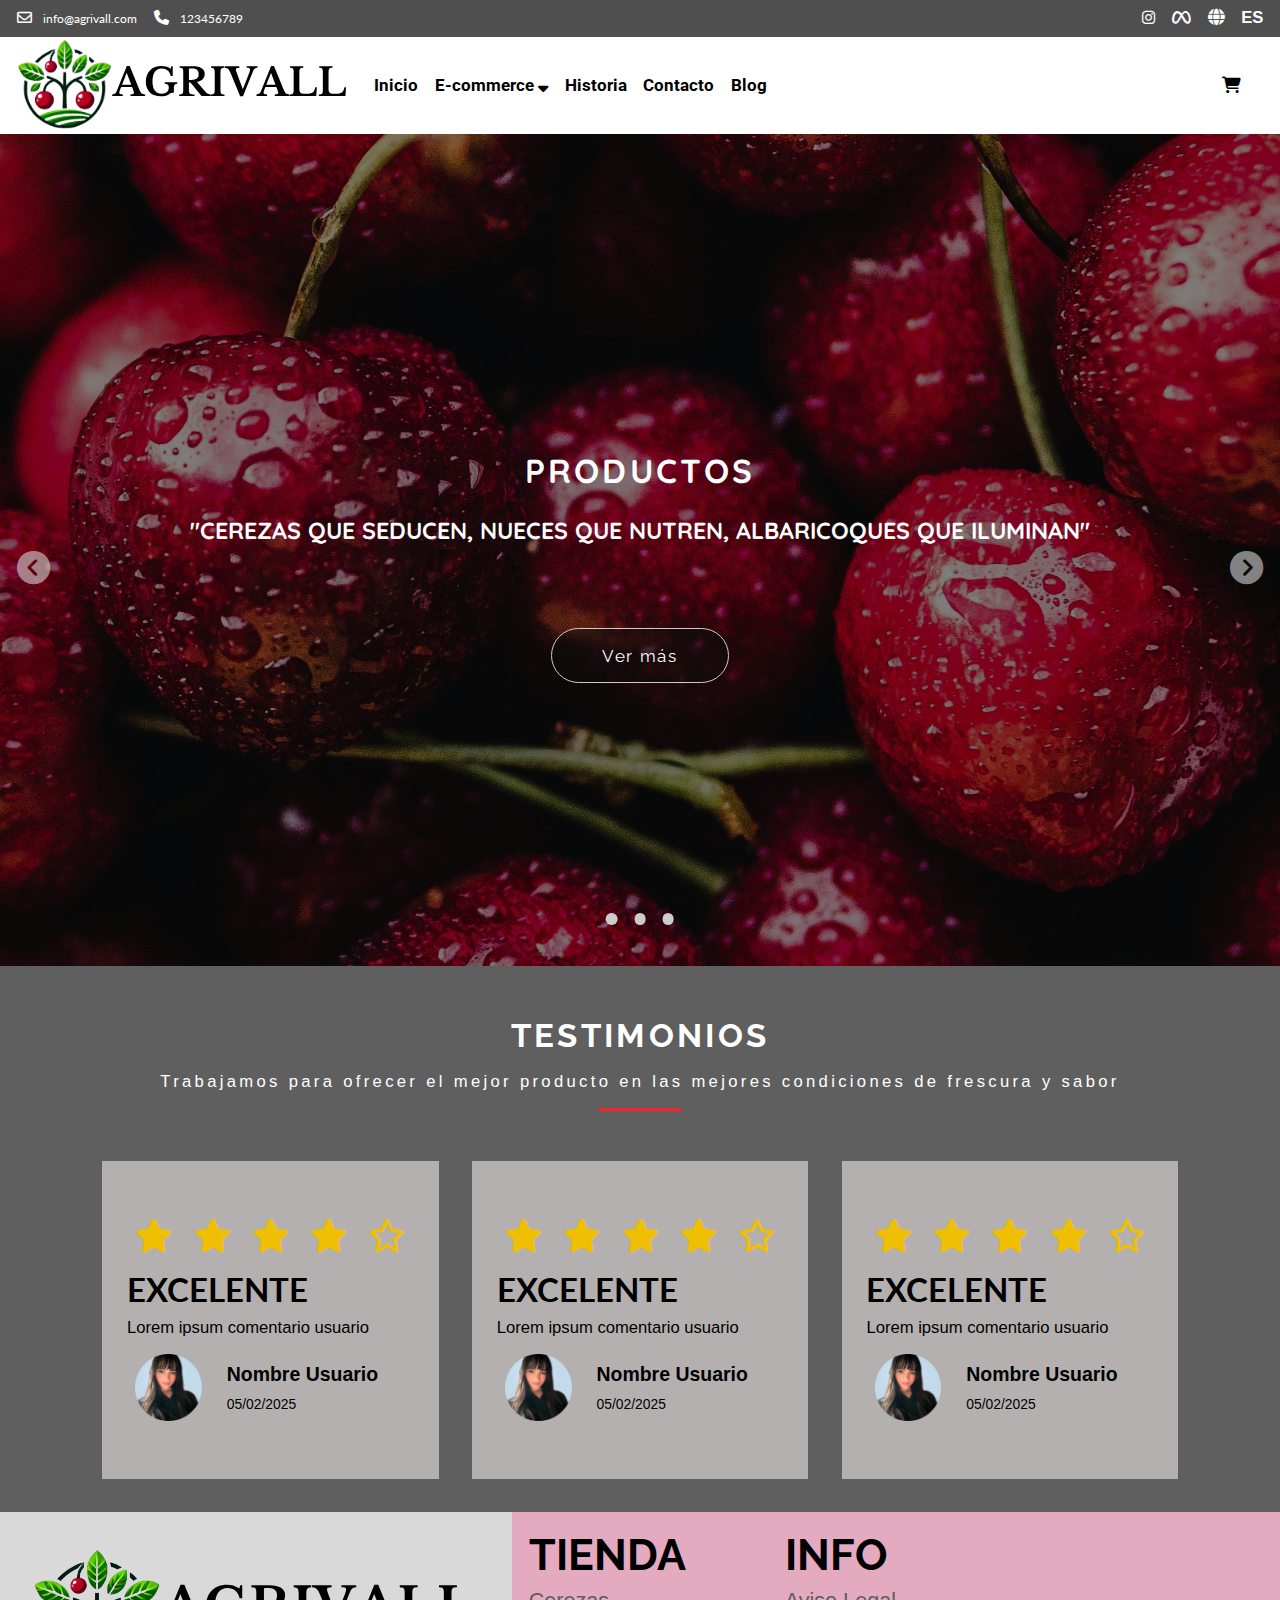
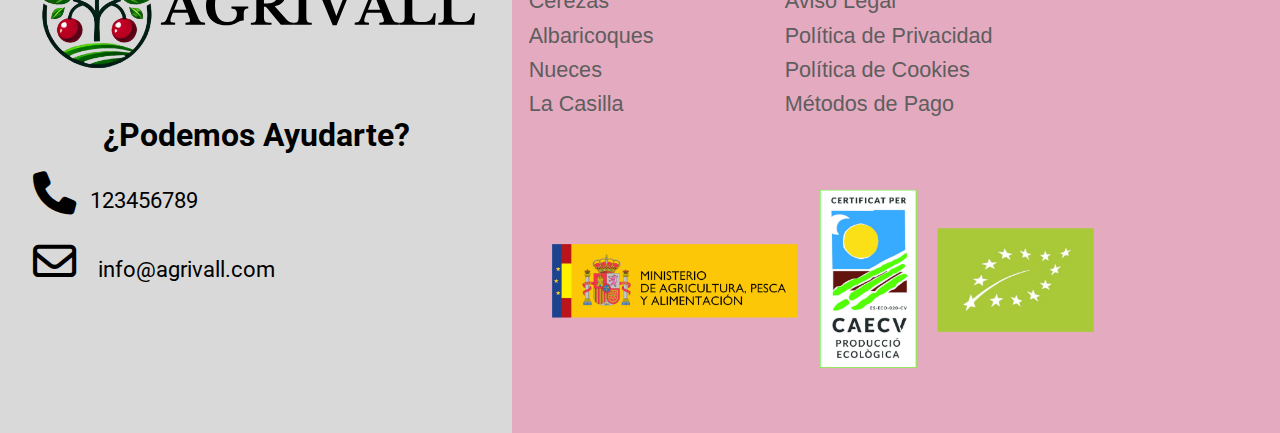
<file: index.html>
<!DOCTYPE html>
<html lang="es">

<head>
    <meta charset="UTF-8">
    <meta name="viewport" content="width=device-width, initial-scale=1.0">
    <meta name="author" content="Víctor Kolev">
    <meta name="keywords" content="Agrivall, Agricultura, Cerezas">
    <meta name="description" content="Página Inicial AGRIVALL">
    <meta property="og:title" content="ínicio">
    <meta property="og:description" content="Página Inicial AGRIVALL">
    <meta name="theme-color" content="#B22222">
    <title>Inicio</title>
    <link rel="stylesheet" href="https://cdnjs.cloudflare.com/ajax/libs/font-awesome/6.7.2/css/all.min.css">
    <link rel="stylesheet" href="./css/style.css">
    <link rel="icon" type="image/svg+xml" href="./img/Agrivall_Logo_Alone.svg">
</head>

<body>
    <header>
        <div class="contact-info">
            <span><i class="fa-regular fa-envelope"></i> <a href="mailto:info@agrivall.com">info@agrivall.com</a></span>
            <span><i class="fa-solid fa-phone"></i> 123456789</span>
        </div>
        <div class="social">
            <a href="#"><i class="fa-brands fa-instagram"></i></a>
            <a href="#"><i class="fa-brands fa-meta"></i></a>
            <a href="#"><i class="fa-solid fa-globe"></i></a>
            <span class="lang">ES</span>
        </div>
    </header>
    <nav id="devPhone">
        <div class="menu-icon" onclick="toggleMenu()">
            <i class="fa-solid fa-bars fa-2x"></i>
        </div>

        <div>
            <a href="index.html">
                <img src="./img/Agrivall_Logo_Alone.svg" alt="Logo">
            </a>
        </div>

        <i class="fa-solid fa-cart-shopping fa-2x"></i>
    </nav>
    <nav id="devDesk">
        <div>
            <a href="index.html">
                <img src="./img/Agrival_Logo_Completo.svg" alt="Logo">
            </a>
        </div>
        <ul>
            <li>
                <a href="index.html">
                    Inicio
                </a>
            </li>
            <li class="desplegable">
                <a href="#">
                    E-commerce <i class="fa-solid fa-sort-down"></i>
                </a>
                <ul class="submenu">
                    <li>
                        <a href="./html/productos.html">Productos</a>
                    </li>
                    <li>
                        <a href="./html/la_casilla.html">La Casilla</a>
                    </li>
                    <li>
                        <a href="./html/hierbas_comestibles.html">Hierbas Comestibles</a>
                    </li>
                </ul>
            </li>
            <li>
                <a href="./html/historia.html">
                    Historia
                </a>
            </li>
            <li>
                <a href="./html/contacto.html">
                    Contacto
                </a>
            </li>
            <li>
                <a href="./html/blog.html">
                    Blog
                </a>
            </li>
        </ul>
        <i class="fa-solid fa-cart-shopping"></i>
    </nav>
    <aside id="asideMenu">
        <span class="close-btn" onclick="toggleMenu()">&times;</span>
        <ul>
            <li><a href="index.html">Inicio</a></li>
            <li><a href="./html/productos.html">Productos</a></li>
            <li><a href="./html/la_casilla.html">La Casilla</a></li>
            <li><a href="./html/historia.html">Historia</a></li>
            <li><a href="./html/contacto.html">Contacto</a></li>
            <li><a href="./html/blog.html">Blog</a></li>
        </ul>
    </aside>
    <main>
        <section id="container-slider">
            <a href="javascript: fntExecuteSlide('prev');" class="arrowPrev"><i
                    class="fas fa-chevron-circle-left"></i></a>
            <a href="javascript: fntExecuteSlide('next');" class="arrowNext"><i
                    class="fas fa-chevron-circle-right"></i></a>
            <ul class="listslider">
                <li><a href="#" aria-label="itList_0" class="item-select-slid"></a></li>
                <li><a href="#" aria-label="itList_1"></a></li>
                <li><a href="#" aria-label="itList_2"></a></li>
            </ul>
            <ul id="slider">
                <li id="img1"
                    style="z-index:0; opacity: 1;">
                    <div class="content_slider">
                        <div>
                            <h2>Productos</h2>
                            <p>"CEREZAS QUE SEDUCEN, NUECES QUE NUTREN, ALBARICOQUES QUE ILUMINAN"</p>
                        </div>
                        <a href="./html/productos.html" class="btnSlider">Ver más</a>
                    </div>
                </li>
                <li id="img2"
                    style="background-image: url('./img/casilla_background.jpg'); ">
                    <div class="content_slider">
                        <div>
                            <h2>La Casilla</h2>
                            <p>Ubicada en uno de los enclaves más bonitos de la zona del interior de la provincia de Alicante, perteneciente a la Marina Alta.</p>
                        </div>
                        <a href="./html/la_casilla.html" class="btnSlider">Ver más</a>
                    </div>
                </li>
                <li id="img3"
                    style="background-image: url('./img/hierbas_landing.jpg'); ">
                    <div class="content_slider">
                        <div>
                            <h2>Hierbas Comestibles</h2>
                            <p>Aprovechamiento de las especies silvestres comestibles en las cubiertas verdes de los frutales</p>
                        </div>
                        <a href="./html/hierbas_comestibles.html" class="btnSlider">Ver más</a>
                    </div>
                </li>
            </ul>
        </section>
        <section id="reviews">
            <div>
                <h1>TESTIMONIOS</h1>
                <p>Trabajamos para ofrecer el mejor producto en las mejores condiciones de frescura y sabor</p>
            </div>
            <article>
                <div class="card-review" id="review1">
                    <div>
                        <i class="fas fa-star fa-2x"></i>
                        <i class="fas fa-star fa-2x"></i>
                        <i class="fas fa-star fa-2x"></i>
                        <i class="fas fa-star fa-2x"></i>
                        <i class="far fa-star fa-2x"></i>
                    </div>
                    <h1>EXCELENTE</h1>
                    <p>Lorem ipsum comentario usuario</p>
                    <div class="user-review">
                        <img src="./img/pfp-user.png" alt="Profile Picture">
                        <div>
                            <h3>Nombre Usuario</h3>
                            <small>05/02/2025</small>
                        </div>
                    </div>
                </div>
                <div class="card-review">
                    <div>
                        <i class="fas fa-star fa-2x"></i>
                        <i class="fas fa-star fa-2x"></i>
                        <i class="fas fa-star fa-2x"></i>
                        <i class="fas fa-star fa-2x"></i>
                        <i class="far fa-star fa-2x"></i>
                    </div>
                    <h1>EXCELENTE</h1>
                    <p>Lorem ipsum comentario usuario</p>
                    <div class="user-review">
                        <img src="./img/pfp-user.png" alt="Profile Picture">
                        <div>
                            <h3>Nombre Usuario</h3>
                            <small>05/02/2025</small>
                        </div>
                    </div>
                </div>
                <div class="card-review">
                    <div>
                        <i class="fas fa-star fa-2x"></i>
                        <i class="fas fa-star fa-2x"></i>
                        <i class="fas fa-star fa-2x"></i>
                        <i class="fas fa-star fa-2x"></i>
                        <i class="far fa-star fa-2x"></i>
                    </div>
                    <h1>EXCELENTE</h1>
                    <p>Lorem ipsum comentario usuario</p>
                    <div class="user-review">
                        <img src="./img/pfp-user.png" alt="Profile Picture">
                        <div>
                            <h3>Nombre Usuario</h3>
                            <small>05/02/2025</small>
                        </div>
                    </div>
                </div>
            </article>
        </section>
    </main>
    <footer>
        <div id="contacto">
            <div>
                <img src="./img/Agrival_Logo_Completo.svg" alt="Logo">
            </div>
            <div>
                <h2>¿Podemos Ayudarte?</h2>
                <p><i class="fa-solid fa-phone fa-2x"></i> 123456789</p>
                <p><i class="fa-regular fa-envelope fa-2x"></i> <a href="mailto:info@agrivall.com">info@agrivall.com</a></p>
            </div>
        </div>
        <div id="foot-info">
            <div id="foot-info-tienda">
                <h1>TIENDA</h1>
                <a href="./html/producto_detail_cereza.html"><p>Cerezas</p></a>
                <a href="./html/producto_detail_cereza.html"><p>Albaricoques</p></a>
                <a href="./html/producto_detail_cereza.html"><p>Nueces</p></a>
                <a href="./html/la_casilla.html"><p>La Casilla</p></a>
            </div>
            <div id="foot-info-info">
                <h1>INFO</h1>
                <a href="#"><p>Aviso Legal</p></a>
                <a href="#"><p>Política de Privacidad</p></a>
                <a href="#"><p>Política de Cookies</p></a>
                <a href="#"><p>Métodos de Pago</p></a>
            </div>            
            <div id="foot-info-cert">
                <div>
                    <picture>
                        <source media="(min-width: 768px)" srcset="./img/Ministro_Agricultura_Cert.png">
                        <img src="./img/Ministro_Agricultura_Vertical.png" alt="Certificado Europeo">
                    </picture>
                </div>
            </div>
        </div>
    </footer>
    <script>
        function toggleMenu() {
            document.getElementById('asideMenu').classList.toggle('active');
        }
    </script>
    <script src="./js/script.js"></script>
</body>

</html>
</file>
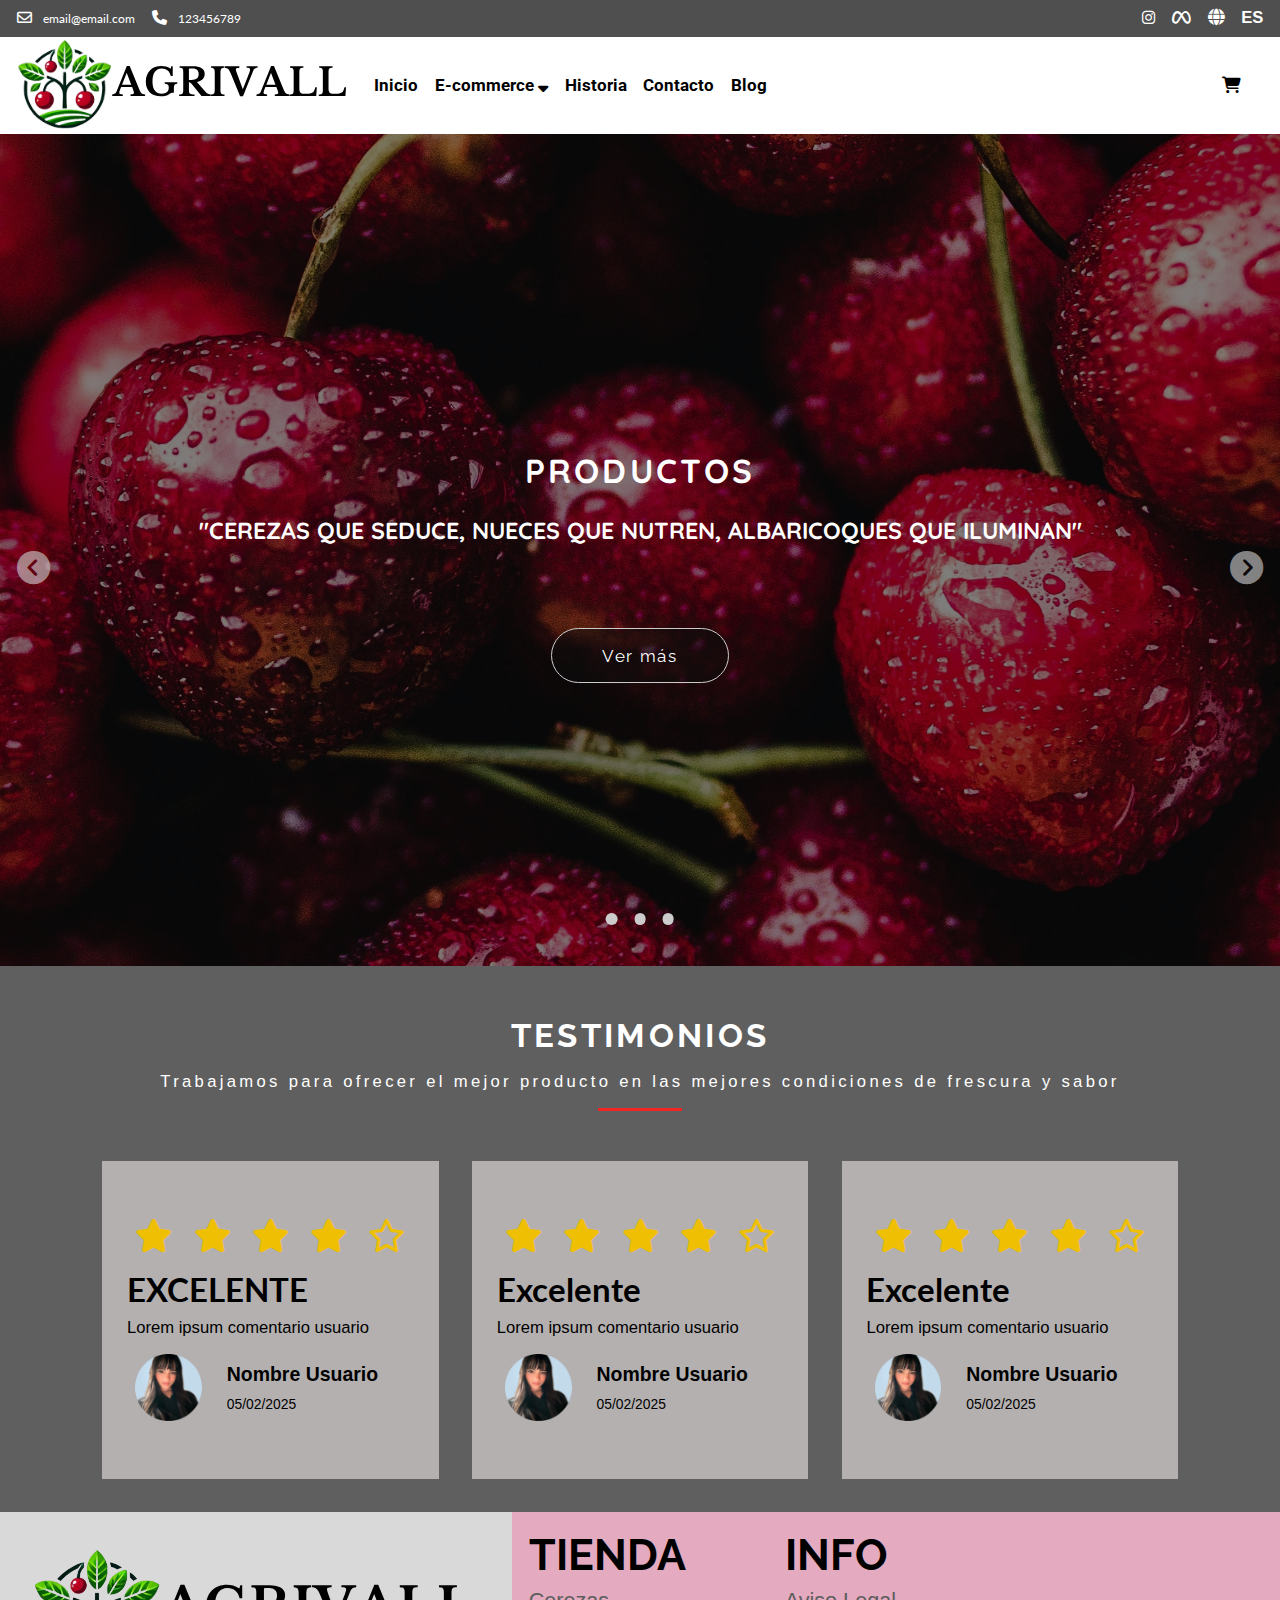
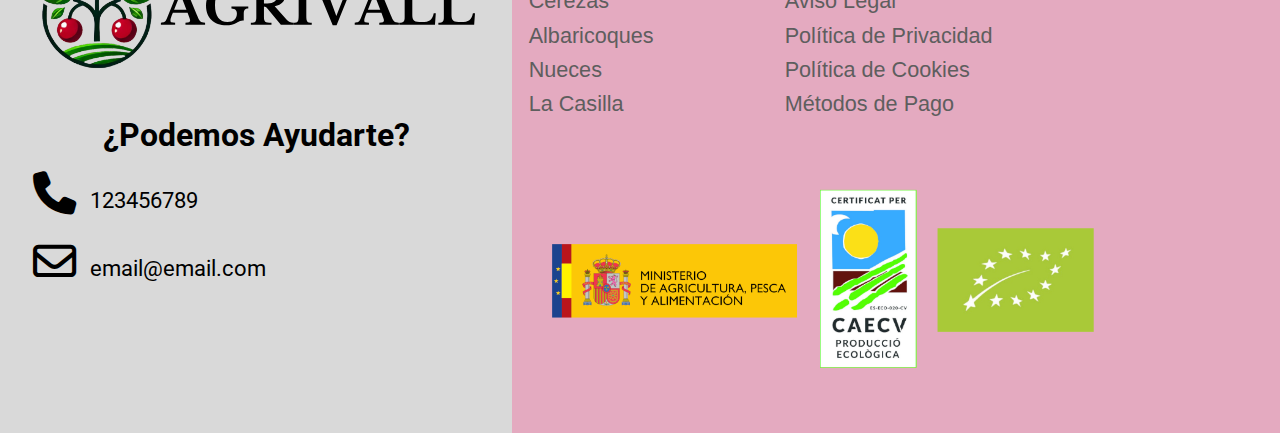
<file: html/index.html>
<!DOCTYPE html>
<html lang="es">

<head>
    <meta charset="UTF-8">
    <meta name="viewport" content="width=device-width, initial-scale=1.0">
    <title>Inicio</title>
    <link rel="stylesheet" href="https://cdnjs.cloudflare.com/ajax/libs/font-awesome/6.7.2/css/all.min.css">
    <link rel="stylesheet" href="../css/header.css">
    <link rel="stylesheet" href="../css/nav.css">
    <link rel="stylesheet" href="../css/style.css">
    <link rel="stylesheet" href="../css/footer.css">
</head>

<body>
    <header>
        <div class="contact-info">
            <span><i class="fa-regular fa-envelope"></i> email@email.com</span>
            <span><i class="fa-solid fa-phone"></i> 123456789</span>
        </div>
        <div class="social">
            <a href="#"><i class="fa-brands fa-instagram"></i></a>
            <a href="#"><i class="fa-brands fa-meta"></i></a>
            <a href="#"><i class="fa-solid fa-globe"></i></a>
            <span class="lang">ES</span>
        </div>
    </header>
    <nav id="devPhone">
        <div class="menu-icon" onclick="toggleMenu()">
            <i class="fa-solid fa-bars fa-2x"></i>
        </div>

        <div>
            <a href="./index.html">
                <img src="../img/Agrivall_Logo_Alone.svg" alt="Logo">
            </a>
        </div>

        <i class="fa-solid fa-cart-shopping fa-2x"></i>
    </nav>
    <nav id="devDesk">
        <div>
            <a href="./index.html">
                <img src="../img/Agrival_Logo_Completo.svg" alt="Logo">
            </a>
        </div>
        <ul>
            <li>
                <a href="./index.html">
                    Inicio
                </a>
            </li>
            <li class="desplegable">
                <a href="#">
                    E-commerce <i class="fa-solid fa-sort-down"></i>
                </a>
                <ul class="submenu">
                    <li>
                        <a href="./productos.html">Productos</a>
                    </li>
                    <li>
                        <a href="./la_casilla.html">La Casilla</a>
                    </li>
                    <li>
                        <a href="./hierbas_comestibles.html">Hierbas Comestibles</a>
                    </li>
                </ul>
            </li>
            <li>
                <a href="./historia.html">
                    Historia
                </a>
            </li>
            <li>
                <a href="./contacto.html">
                    Contacto
                </a>
            </li>
            <li>
                <a href="./blog.html">
                    Blog
                </a>
            </li>
        </ul>
        <i class="fa-solid fa-cart-shopping"></i>
    </nav>
    <aside id="asideMenu">
        <span class="close-btn" onclick="toggleMenu()">&times;</span>
        <ul>
            <li><a href="./index.html">Inicio</a></li>
            <li><a href="./productos.html">Productos</a></li>
            <li><a href="./la_casilla.html">La Casilla</a></li>
            <li><a href="./historia.html">Historia</a></li>
            <li><a href="./contacto.html">Contacto</a></li>
            <li><a href="./blog.html">Blog</a></li>
        </ul>
    </aside>
    <main>
        <section id="container-slider">
            <a href="javascript: fntExecuteSlide('prev');" class="arrowPrev"><i
                    class="fas fa-chevron-circle-left"></i></a>
            <a href="javascript: fntExecuteSlide('next');" class="arrowNext"><i
                    class="fas fa-chevron-circle-right"></i></a>
            <ul class="listslider">
                <li><a href="#" aria-label="itList_0" class="item-select-slid"></a></li>
                <li><a href="#" aria-label="itList_1"></a></li>
                <li><a href="#" aria-label="itList_2"></a></li>
            </ul>
            <ul id="slider">
                <li id="img1"
                    style="background-image: url('../img/fruit-3016761.jpg'); z-index:0; opacity: 1;">
                    <div class="content_slider">
                        <div>
                            <h2>Productos</h2>
                            <p>"CEREZAS QUE SEDUCE, NUECES QUE NUTREN, ALBARICOQUES QUE ILUMINAN"</p>
                        </div>
                        <a href="./productos.html" class="btnSlider">Ver más</a>
                    </div>
                </li>
                <li id="img2"
                    style="background-image: url('../img/casilla_background.jpg'); ">
                    <div class="content_slider">
                        <div>
                            <h2>La Casilla</h2>
                            <p>Ubicada en uno de los enclaves más bonitos de la zona del interior de la provincia de Alicante, perteneciente a la Marina Alta.</p>
                        </div>
                        <a href="./la_casilla.html" class="btnSlider">Ver más</a>
                    </div>
                </li>
                <li id="img3"
                    style="background-image: url('../img/hierbas_landing.jpg'); ">
                    <div class="content_slider">
                        <div>
                            <h2>Hierbas Comestibles</h2>
                            <p>Aprovechamiento de las especies silvestres comestibles en las cubiertas verdes de los frutales</p>
                        </div>
                        <a href="./hierbas_comestibles.html" class="btnSlider">Ver más</a>
                    </div>
                </li>
            </ul>
        </section>
        <section id="reviews">
            <div>
                <h1>TESTIMONIOS</h1>
                <p>Trabajamos para ofrecer el mejor producto en las mejores condiciones de frescura y sabor</p>
            </div>
            <article>
                <div class="card-review" id="review1">
                    <div>
                        <i class="fas fa-star fa-2x"></i>
                        <i class="fas fa-star fa-2x"></i>
                        <i class="fas fa-star fa-2x"></i>
                        <i class="fas fa-star fa-2x"></i>
                        <i class="far fa-star fa-2x"></i>
                    </div>
                    <h1>EXCELENTE</h1>
                    <p>Lorem ipsum comentario usuario</p>
                    <div class="user-review">
                        <img src="../img/pfp-user.png" alt="Profile Picture">
                        <div>
                            <h3>Nombre Usuario</h3>
                            <small>05/02/2025</small>
                        </div>
                    </div>
                </div>
                <div class="card-review">
                    <div>
                        <i class="fas fa-star fa-2x"></i>
                        <i class="fas fa-star fa-2x"></i>
                        <i class="fas fa-star fa-2x"></i>
                        <i class="fas fa-star fa-2x"></i>
                        <i class="far fa-star fa-2x"></i>
                    </div>
                    <h1>Excelente</h1>
                    <p>Lorem ipsum comentario usuario</p>
                    <div class="user-review">
                        <img src="../img/pfp-user.png" alt="Profile Picture">
                        <div>
                            <h3>Nombre Usuario</h3>
                            <small>05/02/2025</small>
                        </div>
                    </div>
                </div>
                <div class="card-review">
                    <div>
                        <i class="fas fa-star fa-2x"></i>
                        <i class="fas fa-star fa-2x"></i>
                        <i class="fas fa-star fa-2x"></i>
                        <i class="fas fa-star fa-2x"></i>
                        <i class="far fa-star fa-2x"></i>
                    </div>
                    <h1>Excelente</h1>
                    <p>Lorem ipsum comentario usuario</p>
                    <div class="user-review">
                        <img src="../img/pfp-user.png" alt="Profile Picture">
                        <div>
                            <h3>Nombre Usuario</h3>
                            <small>05/02/2025</small>
                        </div>
                    </div>
                </div>
            </article>
        </section>
    </main>
    <footer>
        <div id="contacto">
            <div>
                <img src="../img/Agrival_Logo_Completo.svg" alt="Logo">
            </div>
            <div>
                <h2>¿Podemos Ayudarte?</h2>
                <p><i class="fa-solid fa-phone fa-2x"></i> 123456789</p>
                <p><i class="fa-regular fa-envelope fa-2x"></i> email@email.com</p>
            </div>
        </div>
        <div id="foot-info">
            <div id="foot-info-tienda">
                <h1>TIENDA</h1>
                <a href="./producto_detail_cereza.html"><p>Cerezas</p></a>
                <a href="./producto_detail_cereza.html"><p>Albaricoques</p></a>
                <a href="./producto_detail_cereza.html"><p>Nueces</p></a>
                <a href="./la_casilla.html"><p>La Casilla</p></a>
            </div>
            <div id="foot-info-info">
                <h1>INFO</h1>
                <a href="#"><p>Aviso Legal</p></a>
                <a href="#"><p>Política de Privacidad</p></a>
                <a href="#"><p>Política de Cookies</p></a>
                <a href="#"><p>Métodos de Pago</p></a>
            </div>            
            <div id="foot-info-cert">
                <div>
                    <picture>
                        <source media="(min-width: 768px)" srcset="../img/Ministro_Agricultura_Cert.png">
                        <img src="../img/Ministro_Agricultura_Vertical.png" alt="Certificado Europeo">
                    </picture>
                </div>
            </div>
        </div>
    </footer>
    <script>
        function toggleMenu() {
            document.getElementById('asideMenu').classList.toggle('active');
        }
    </script>
    <script src="../js/script.js"></script>
</body>

</html>
</file>
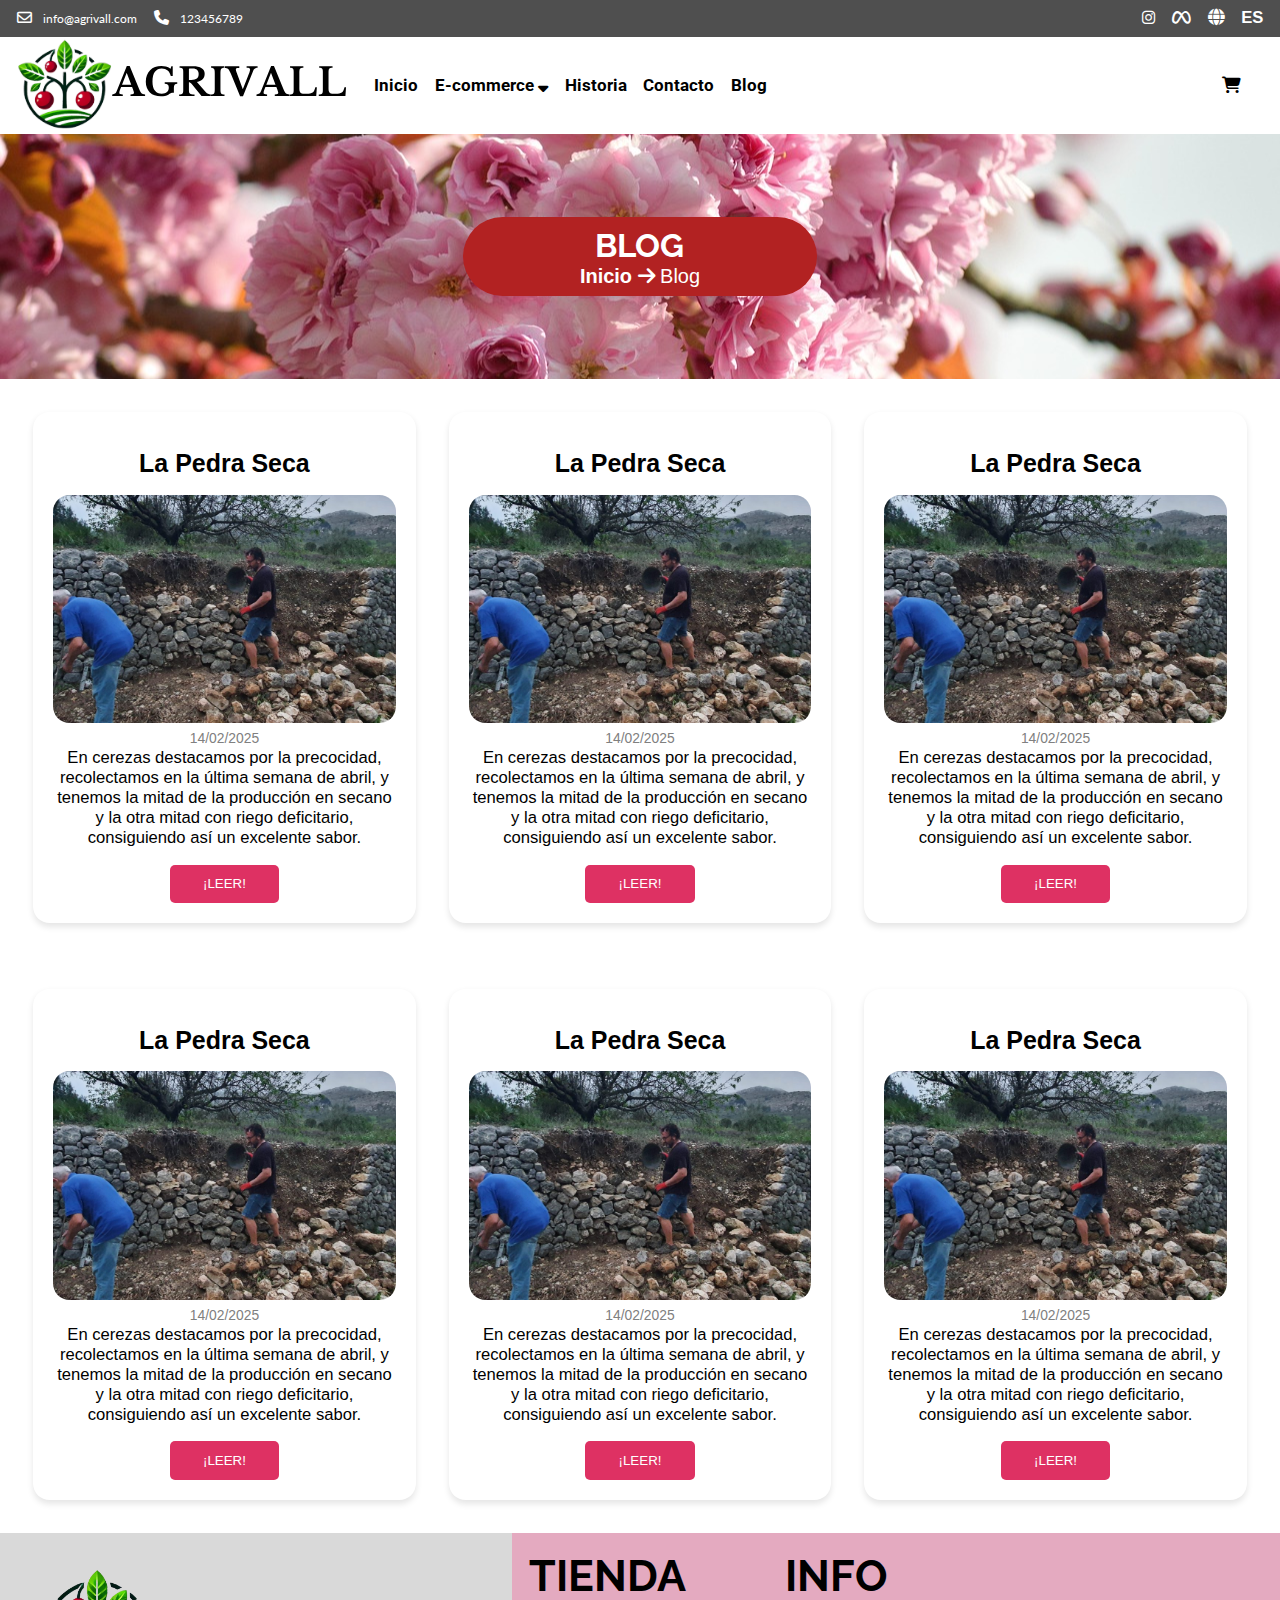
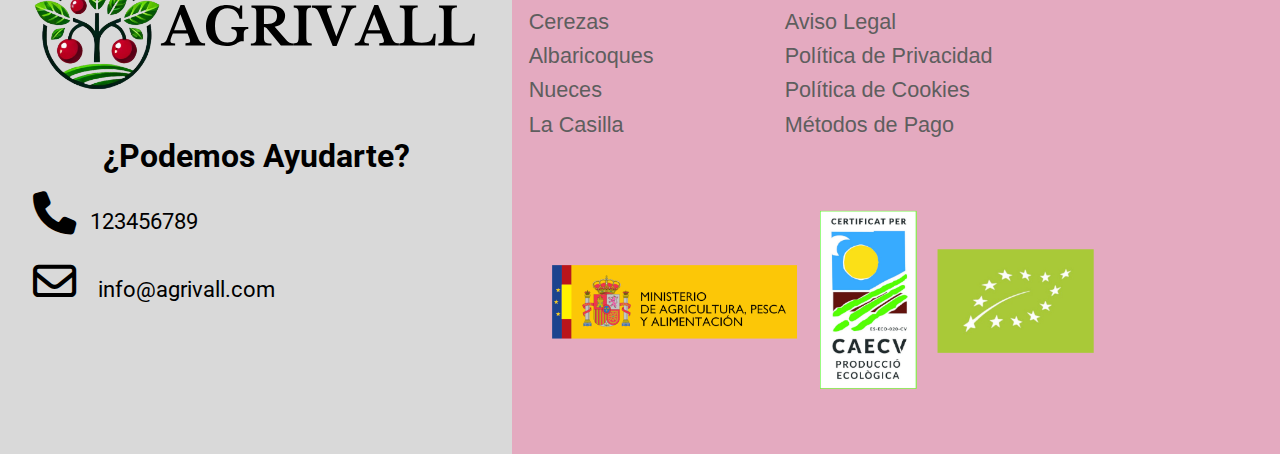
<file: html/blog.html>
<!DOCTYPE html>
<html lang="es">
<head>
    <meta charset="UTF-8">
    <meta name="viewport" content="width=device-width, initial-scale=1.0">
    <meta name="author" content="Víctor Kolev">
    <meta name="keywords" content="Agrivall, Agricultura, Cerezas">
    <meta name="description" content="Página Blog AGRIVALL">
    <meta property="og:title" content="ínicio">
    <meta property="og:description" content="Página Blog AGRIVALL">
    <meta name="theme-color" content="#B22222">
    <title>Blog</title>
    <link rel="stylesheet" href="https://cdnjs.cloudflare.com/ajax/libs/font-awesome/6.7.2/css/all.min.css" integrity="sha512-Evv84Mr4kqVGRNSgIGL/F/aIDqQb7xQ2vcrdIwxfjThSH8CSR7PBEakCr51Ck+w+/U6swU2Im1vVX0SVk9ABhg==" crossorigin="anonymous" referrerpolicy="no-referrer" />
    <link rel="stylesheet" href="../css/style_blog.css">
    <link rel="icon" type="image/svg+xml" href="../img/Agrivall_Logo_Alone.svg">
</head>
<body>
    <header>
        <div class="contact-info">
            <span><i class="fa-regular fa-envelope"></i> <a href="mailto:info@agrivall.com">info@agrivall.com</a></span>
            <span><i class="fa-solid fa-phone"></i> 123456789</span>
        </div>
        <div class="social">
            <a href="#"><i class="fa-brands fa-instagram"></i></a>
            <a href="#"><i class="fa-brands fa-meta"></i></a>
            <a href="#"><i class="fa-solid fa-globe"></i></a>
            <span class="lang">ES</span>
        </div>
    </header>
    <nav id="devPhone">
        <div class="menu-icon" onclick="toggleMenu()">
            <i class="fa-solid fa-bars fa-2x"></i>
        </div>

        <div>
            <a href="../index.html">
                <img src="../img/Agrivall_Logo_Alone.svg" alt="Logo">
            </a>
        </div>

        <i class="fa-solid fa-cart-shopping fa-2x"></i>
    </nav>
    <nav id="devDesk">
        <div>
            <a href="../index.html">
                <img src="../img/Agrival_Logo_Completo.svg" alt="Logo">
            </a>
        </div>
        <ul>
            <li>
                <a href="../index.html">
                    Inicio
                </a>
            </li>
            <li class="desplegable">
                <a href="#">
                    E-commerce <i class="fa-solid fa-sort-down"></i>
                </a>
                <ul class="submenu">
                    <li>
                        <a href="./productos.html">Productos</a>
                    </li>
                    <li>
                        <a href="./la_casilla.html">La Casilla</a>
                    </li>
                    <li>
                        <a href="./hierbas_comestibles.html">Hierbas Comestibles</a>
                    </li>
                </ul>
            </li>
            <li>
                <a href="./historia.html">
                    Historia
                </a>
            </li>
            <li>
                <a href="./contacto.html">
                    Contacto
                </a>
            </li>
            <li>
                <a href="./blog.html">
                    Blog
                </a>
            </li>
        </ul>
        <i class="fa-solid fa-cart-shopping"></i>
    </nav>
    <aside id="asideMenu">
        <span class="close-btn" onclick="toggleMenu()">&times;</span>
        <ul>
            <li><a href="../index.html">Inicio</a></li>
            <li><a href="./productos.html">Productos</a></li>
            <li><a href="./la_casilla.html">La Casilla</a></li>
            <li><a href="./historia.html">Historia</a></li>
            <li><a href="./contacto.html">Contacto</a></li>
            <li><a href="./blog.html">Blog</a></li>
        </ul>
    </aside>
    <main>
        <div id="imgHead">
            <div class="migaspan">
                <h4>BLOG</h4>
                <p>
                    <a href="../index.html">
                        Inicio
                    </a>
                    <i class="fa-solid fa-arrow-right"></i>
                    Blog
                </p>
            </div>
        </div>
        <section class="blog-container">
            <article class="blog-card">
                <h1>La Pedra Seca</h1>
                <div>
                    <img src="../img/pedra_seca.jpeg" alt="Pedra Seca">
                </div>
                <small>14/02/2025</small>
                <p>
                    En cerezas destacamos por la precocidad, recolectamos en la última semana de abril, y tenemos la mitad de la producción en secano y la otra mitad con riego deficitario, consiguiendo así un excelente sabor.
                </p>
                <a href="./blog_post.html"><button>¡LEER!</button></a>
            </article>
            <article class="blog-card">
                <h1>La Pedra Seca</h1>
                <div>
                    <img src="../img/pedra_seca.jpeg" alt="Pedra Seca">
                </div>
                <small>14/02/2025</small>
                <p>
                    En cerezas destacamos por la precocidad, recolectamos en la última semana de abril, y tenemos la mitad de la producción en secano y la otra mitad con riego deficitario, consiguiendo así un excelente sabor.
                </p>
                <a href="./blog_post.html"><button>¡LEER!</button></a>
            </article>
            <article class="blog-card">
                <h1>La Pedra Seca</h1>
                <div>
                    <img src="../img/pedra_seca.jpeg" alt="Pedra Seca">
                </div>
                <small>14/02/2025</small>
                <p>
                    En cerezas destacamos por la precocidad, recolectamos en la última semana de abril, y tenemos la mitad de la producción en secano y la otra mitad con riego deficitario, consiguiendo así un excelente sabor.
                </p>
                <a href="./blog_post.html"><button>¡LEER!</button></a>
            </article>
        </section>
        <section class="blog-container">
            <article class="blog-card">
                <h1>La Pedra Seca</h1>
                <div>
                    <img src="../img/pedra_seca.jpeg" alt="Pedra Seca">
                </div>
                <small>14/02/2025</small>
                <p>
                    En cerezas destacamos por la precocidad, recolectamos en la última semana de abril, y tenemos la mitad de la producción en secano y la otra mitad con riego deficitario, consiguiendo así un excelente sabor.
                </p>
                <a href="./blog_post.html"><button>¡LEER!</button></a>
            </article>
            <article class="blog-card">
                <h1>La Pedra Seca</h1>
                <div>
                    <img src="../img/pedra_seca.jpeg" alt="Pedra Seca">
                </div>
                <small>14/02/2025</small>
                <p>
                    En cerezas destacamos por la precocidad, recolectamos en la última semana de abril, y tenemos la mitad de la producción en secano y la otra mitad con riego deficitario, consiguiendo así un excelente sabor.
                </p>
                <a href="./blog_post.html"><button>¡LEER!</button></a>
            </article>
            <article class="blog-card">
                <h1>La Pedra Seca</h1>
                <div>
                    <img src="../img/pedra_seca.jpeg" alt="Pedra Seca">
                </div>
                <small>14/02/2025</small>
                <p>
                    En cerezas destacamos por la precocidad, recolectamos en la última semana de abril, y tenemos la mitad de la producción en secano y la otra mitad con riego deficitario, consiguiendo así un excelente sabor.
                </p>
                <a href="./blog_post.html"><button>¡LEER!</button></a>
            </article>
        </section>
    </main>
    <footer>
        <div id="contacto">
            <div>
                <img src="../img/Agrival_Logo_Completo.svg" alt="Logo">
            </div>
            <div>
                <h2>¿Podemos Ayudarte?</h2>
                <p><i class="fa-solid fa-phone fa-2x"></i> 123456789</p>
                <p><i class="fa-regular fa-envelope fa-2x"></i> <a href="mailto:info@agrivall.com">info@agrivall.com</a></p>
            </div>
        </div>
        <div id="foot-info">
            <div id="foot-info-tienda">
                <h1>TIENDA</h1>
                <a href="./producto_detail_cereza.html"><p>Cerezas</p></a>
                <a href="./producto_detail_cereza.html"><p>Albaricoques</p></a>
                <a href="./producto_detail_cereza.html"><p>Nueces</p></a>
                <a href="./la_casilla.html"><p>La Casilla</p></a>
            </div>
            <div id="foot-info-info">
                <h1>INFO</h1>
                <a href="#"><p>Aviso Legal</p></a>
                <a href="#"><p>Política de Privacidad</p></a>
                <a href="#"><p>Política de Cookies</p></a>
                <a href="#"><p>Métodos de Pago</p></a>
            </div>            
            <div id="foot-info-cert">
                <div>
                    <picture>
                        <source media="(min-width: 768px)" srcset="../img/Ministro_Agricultura_Cert.png">
                        <img src="../img/Ministro_Agricultura_Vertical.png" alt="Certificado Europeo">
                    </picture>
                </div>
            </div>
        </div>
    </footer>
    <script>
        function toggleMenu() {
            document.getElementById('asideMenu').classList.toggle('active');
        }
    </script>
</body>
</html>
</file>
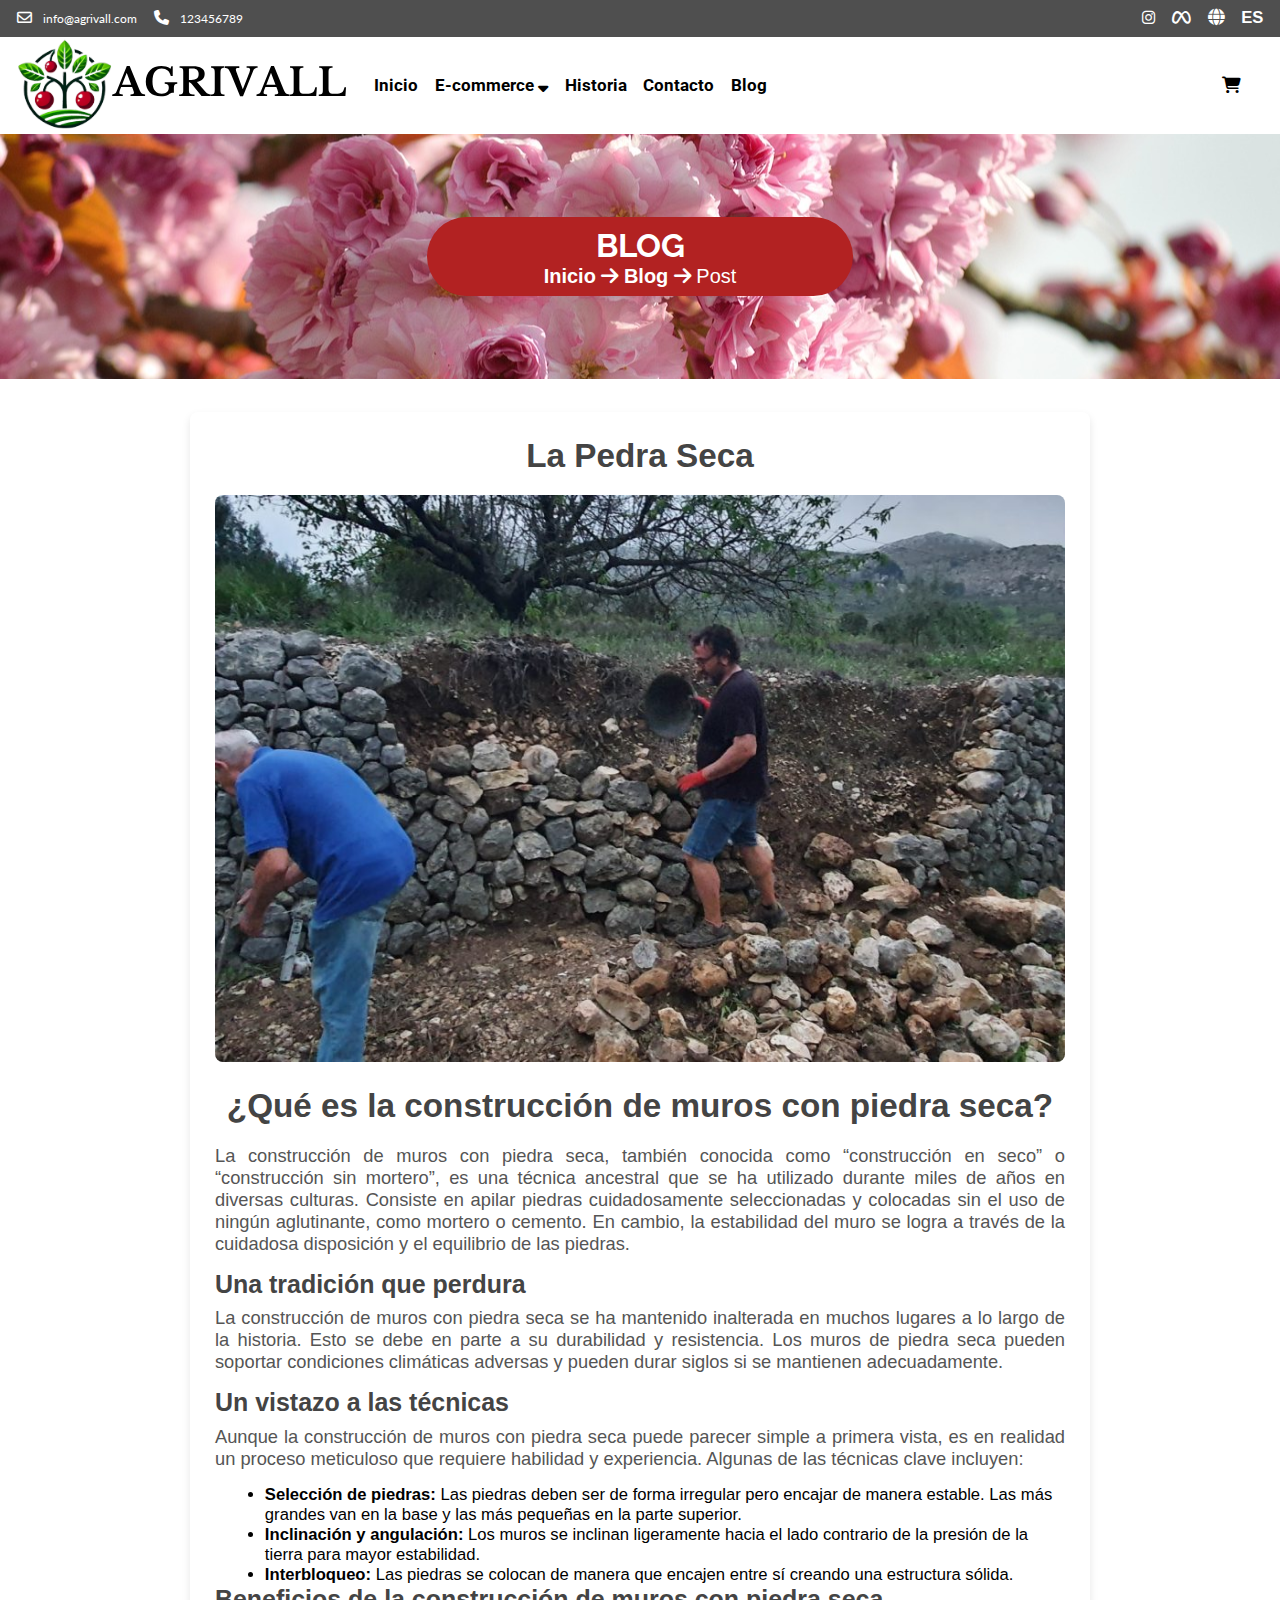
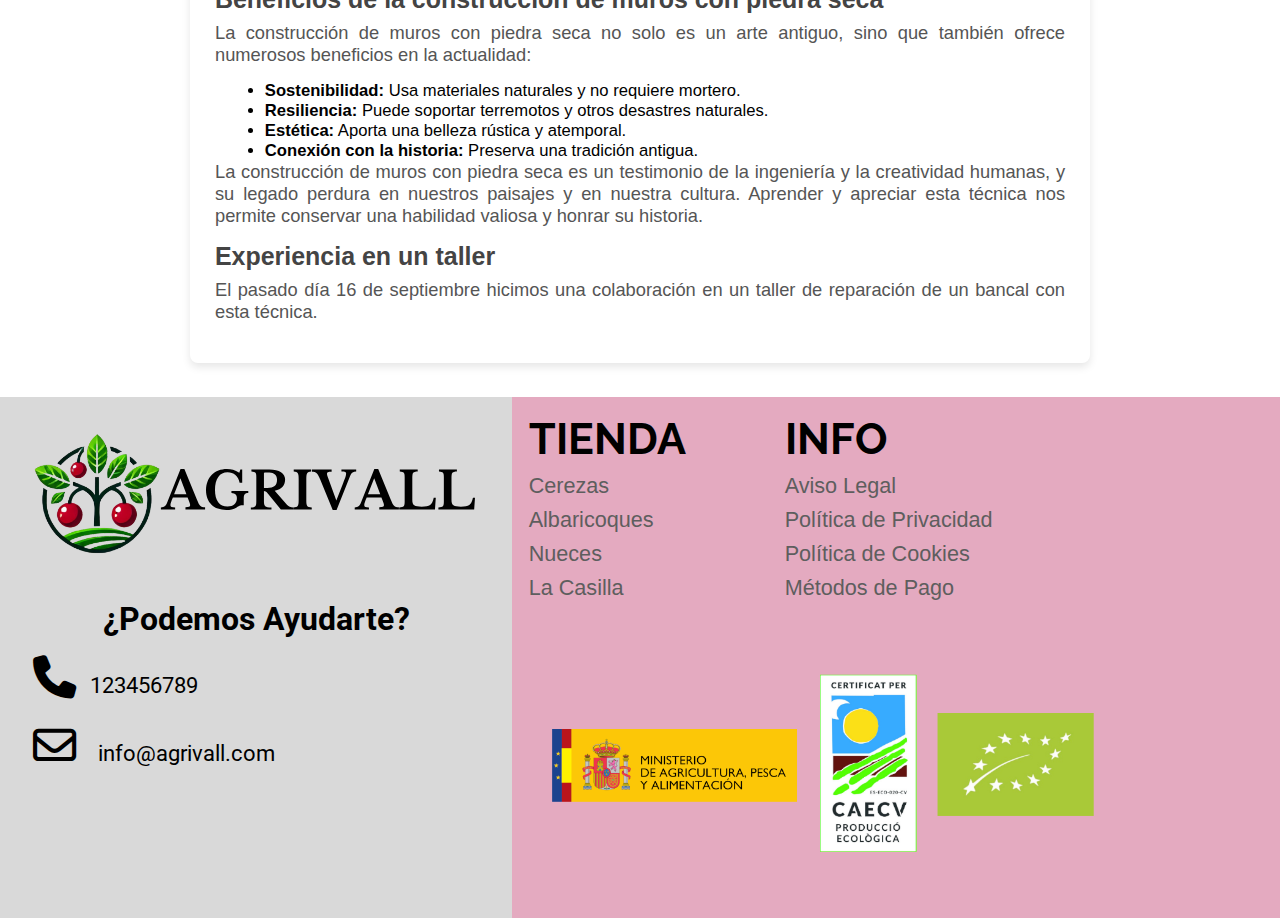
<file: html/blog_post.html>
<!DOCTYPE html>
<html lang="es">
<head>
    <meta charset="UTF-8">
    <meta name="viewport" content="width=device-width, initial-scale=1.0">
    <meta name="author" content="Víctor Kolev">
    <meta name="keywords" content="Agrivall, Agricultura, Cerezas">
    <meta name="description" content="Página Post AGRIVALL">
    <meta property="og:title" content="ínicio">
    <meta property="og:description" content="Página Post AGRIVALL">
    <meta name="theme-color" content="#B22222">
    <title>Post</title>
    <link rel="stylesheet" href="https://cdnjs.cloudflare.com/ajax/libs/font-awesome/6.7.2/css/all.min.css" integrity="sha512-Evv84Mr4kqVGRNSgIGL/F/aIDqQb7xQ2vcrdIwxfjThSH8CSR7PBEakCr51Ck+w+/U6swU2Im1vVX0SVk9ABhg==" crossorigin="anonymous" referrerpolicy="no-referrer" />
    <link rel="stylesheet" href="../css/style_blog_post.css">
    <link rel="icon" type="image/svg+xml" href="../img/Agrivall_Logo_Alone.svg">
</head>
<body>
    <header>
        <div class="contact-info">
            <span><i class="fa-regular fa-envelope"></i> <a href="mailto:info@agrivall.com">info@agrivall.com</a></span>
            <span><i class="fa-solid fa-phone"></i> 123456789</span>
        </div>
        <div class="social">
            <a href="#"><i class="fa-brands fa-instagram"></i></a>
            <a href="#"><i class="fa-brands fa-meta"></i></a>
            <a href="#"><i class="fa-solid fa-globe"></i></a>
            <span class="lang">ES</span>
        </div>
    </header>
    <nav id="devPhone">
        <div class="menu-icon" onclick="toggleMenu()">
            <i class="fa-solid fa-bars fa-2x"></i>
        </div>

        <div>
            <a href="../index.html">
                <img src="../img/Agrivall_Logo_Alone.svg" alt="Logo">
            </a>
        </div>

        <i class="fa-solid fa-cart-shopping fa-2x"></i>
    </nav>
    <nav id="devDesk">
        <div>
            <a href="../index.html">
                <img src="../img/Agrival_Logo_Completo.svg" alt="Logo">
            </a>
        </div>
        <ul>
            <li>
                <a href="../index.html">
                    Inicio
                </a>
            </li>
            <li class="desplegable">
                <a href="#">
                    E-commerce <i class="fa-solid fa-sort-down"></i>
                </a>
                <ul class="submenu">
                    <li>
                        <a href="./productos.html">Productos</a>
                    </li>
                    <li>
                        <a href="./la_casilla.html">La Casilla</a>
                    </li>
                    <li>
                        <a href="./hierbas_comestibles.html">Hierbas Comestibles</a>
                    </li>
                </ul>
            </li>
            <li>
                <a href="./historia.html">
                    Historia
                </a>
            </li>
            <li>
                <a href="./contacto.html">
                    Contacto
                </a>
            </li>
            <li>
                <a href="./blog.html">
                    Blog
                </a>
            </li>
        </ul>
        <i class="fa-solid fa-cart-shopping"></i>
    </nav>
    <aside id="asideMenu">
        <span class="close-btn" onclick="toggleMenu()">&times;</span>
        <ul>
            <li><a href="../index.html">Inicio</a></li>
            <li><a href="./productos.html">Productos</a></li>
            <li><a href="./la_casilla.html">La Casilla</a></li>
            <li><a href="./historia.html">Historia</a></li>
            <li><a href="./contacto.html">Contacto</a></li>
            <li><a href="./blog.html">Blog</a></li>
        </ul>
    </aside>
    <div id="imgHead">
        <div class="migaspan">
            <h4>BLOG</h4>
            <p>
                <a href="../index.html">
                    Inicio
                </a>
                <i class="fa-solid fa-arrow-right"></i>
                <a href="./blog.html">
                    Blog
                </a>
                <i class="fa-solid fa-arrow-right"></i>
                Post
            </p>
        </div>
    </div>
    <main>
        <h1>
            La Pedra Seca
        </h1>
        <div>
            <img src="../img/pedra_seca.jpeg" alt="Piedra Seca">
        </div>
        <h1>¿Qué es la construcción de muros con piedra seca?</h1>
        <p>La construcción de muros con piedra seca, también conocida como “construcción en seco” o “construcción sin mortero”, es una técnica ancestral que se ha utilizado durante miles de años en diversas culturas. Consiste en apilar piedras cuidadosamente seleccionadas y colocadas sin el uso de ningún aglutinante, como mortero o cemento. En cambio, la estabilidad del muro se logra a través de la cuidadosa disposición y el equilibrio de las piedras.</p>
        
        <h2>Una tradición que perdura</h2>
        <p>La construcción de muros con piedra seca se ha mantenido inalterada en muchos lugares a lo largo de la historia. Esto se debe en parte a su durabilidad y resistencia. Los muros de piedra seca pueden soportar condiciones climáticas adversas y pueden durar siglos si se mantienen adecuadamente.</p>
        
        <h2>Un vistazo a las técnicas</h2>
        <p>Aunque la construcción de muros con piedra seca puede parecer simple a primera vista, es en realidad un proceso meticuloso que requiere habilidad y experiencia. Algunas de las técnicas clave incluyen:</p>
        <ul>
            <li><strong>Selección de piedras:</strong> Las piedras deben ser de forma irregular pero encajar de manera estable. Las más grandes van en la base y las más pequeñas en la parte superior.</li>
            <li><strong>Inclinación y angulación:</strong> Los muros se inclinan ligeramente hacia el lado contrario de la presión de la tierra para mayor estabilidad.</li>
            <li><strong>Interbloqueo:</strong> Las piedras se colocan de manera que encajen entre sí creando una estructura sólida.</li>
        </ul>
        
        <h2>Beneficios de la construcción de muros con piedra seca</h2>
        <p>La construcción de muros con piedra seca no solo es un arte antiguo, sino que también ofrece numerosos beneficios en la actualidad:</p>
        <ul>
            <li><strong>Sostenibilidad:</strong> Usa materiales naturales y no requiere mortero.</li>
            <li><strong>Resiliencia:</strong> Puede soportar terremotos y otros desastres naturales.</li>
            <li><strong>Estética:</strong> Aporta una belleza rústica y atemporal.</li>
            <li><strong>Conexión con la historia:</strong> Preserva una tradición antigua.</li>
        </ul>
        
        <p>La construcción de muros con piedra seca es un testimonio de la ingeniería y la creatividad humanas, y su legado perdura en nuestros paisajes y en nuestra cultura. Aprender y apreciar esta técnica nos permite conservar una habilidad valiosa y honrar su historia.</p>
        
        <h2>Experiencia en un taller</h2>
        <p>El pasado día 16 de septiembre hicimos una colaboración en un taller de reparación de un bancal con esta técnica.</p>
    </main>
    <footer>
        <div id="contacto">
            <div>
                <img src="../img/Agrival_Logo_Completo.svg" alt="Logo">
            </div>
            <div>
                <h2>¿Podemos Ayudarte?</h2>
                <p><i class="fa-solid fa-phone fa-2x"></i> 123456789</p>
                <p><i class="fa-regular fa-envelope fa-2x"></i> <a href="mailto:info@agrivall.com">info@agrivall.com</a></p>
            </div>
        </div>
        <div id="foot-info">
            <div id="foot-info-tienda">
                <h1>TIENDA</h1>
                <a href="./producto_detail_cereza.html"><p>Cerezas</p></a>
                <a href="./producto_detail_cereza.html"><p>Albaricoques</p></a>
                <a href="./producto_detail_cereza.html"><p>Nueces</p></a>
                <a href="./la_casilla.html"><p>La Casilla</p></a>
            </div>
            <div id="foot-info-info">
                <h1>INFO</h1>
                <a href="#"><p>Aviso Legal</p></a>
                <a href="#"><p>Política de Privacidad</p></a>
                <a href="#"><p>Política de Cookies</p></a>
                <a href="#"><p>Métodos de Pago</p></a>
            </div>            
            <div id="foot-info-cert">
                <div>
                    <picture>
                        <source media="(min-width: 768px)" srcset="../img/Ministro_Agricultura_Cert.png">
                        <img src="../img/Ministro_Agricultura_Vertical.png" alt="Certificado Europeo">
                    </picture>
                </div>
            </div>
        </div>
    </footer>
    <script>
        function toggleMenu() {
            document.getElementById('asideMenu').classList.toggle('active');
        }
    </script>
</body>
</html>
</file>
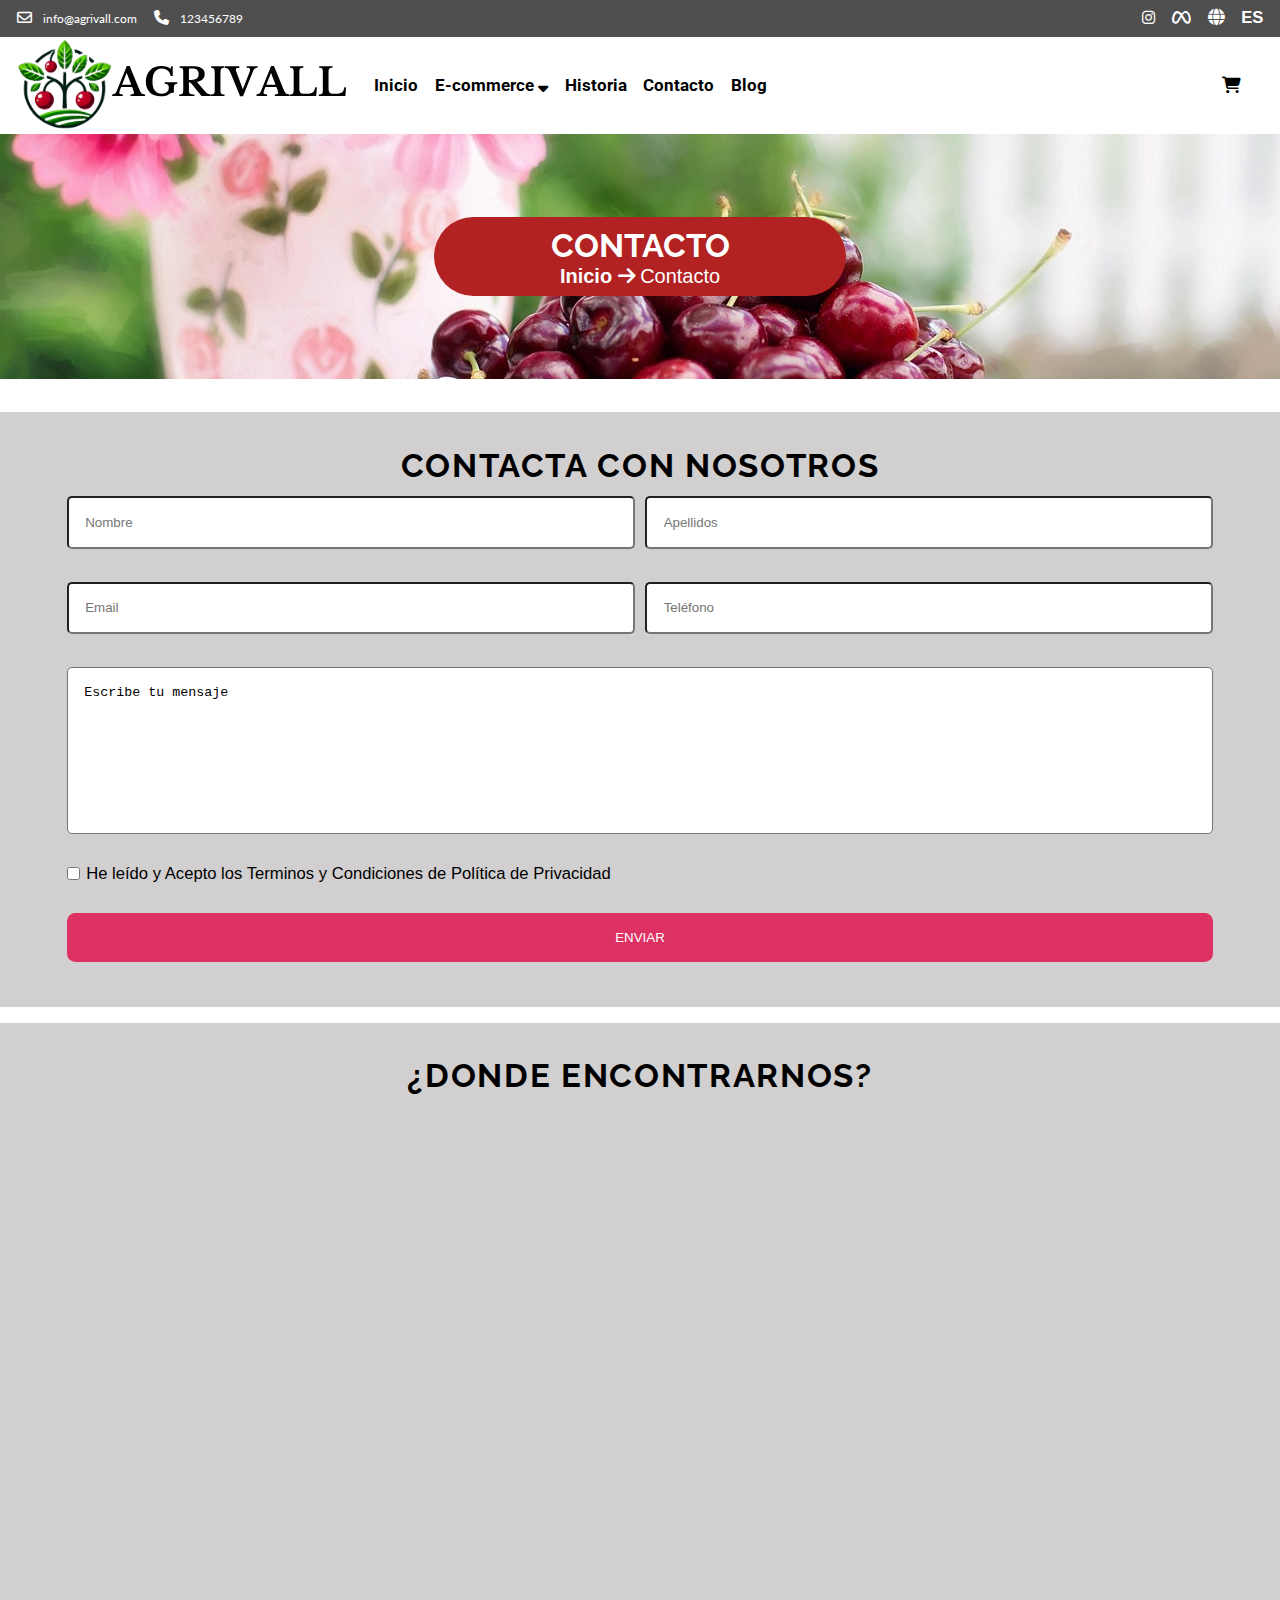
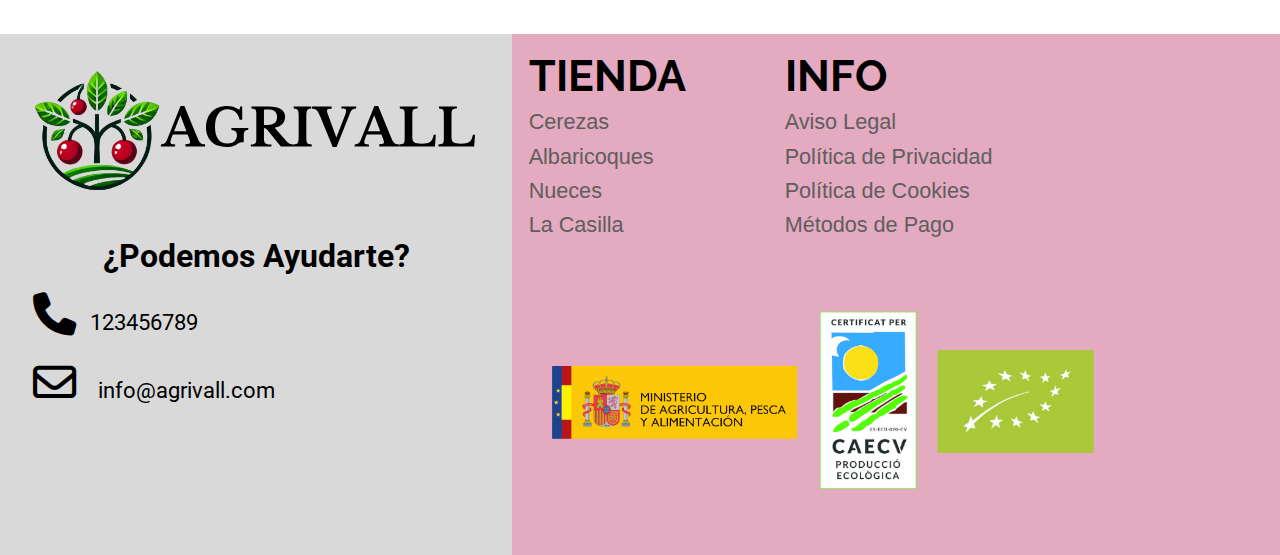
<file: html/contacto.html>
<!DOCTYPE html>
<html lang="es">
<head>
    <meta charset="UTF-8">
    <meta name="viewport" content="width=device-width, initial-scale=1.0">
    <meta name="author" content="Víctor Kolev">
    <meta name="keywords" content="Agrivall, Agricultura, Cerezas">
    <meta name="description" content="Página Contacto AGRIVALL">
    <meta property="og:title" content="ínicio">
    <meta property="og:description" content="Página Contacto AGRIVALL">
    <meta name="theme-color" content="#B22222">
    <title>Contacto</title>
    <link rel="stylesheet" href="https://cdnjs.cloudflare.com/ajax/libs/font-awesome/6.7.2/css/all.min.css" integrity="sha512-Evv84Mr4kqVGRNSgIGL/F/aIDqQb7xQ2vcrdIwxfjThSH8CSR7PBEakCr51Ck+w+/U6swU2Im1vVX0SVk9ABhg==" crossorigin="anonymous" referrerpolicy="no-referrer" />
    <link rel="stylesheet" href="../css/style_contacto.css">
    <link rel="icon" type="image/svg+xml" href="../img/Agrivall_Logo_Alone.svg">
</head>
<body>
    <header>
        <div class="contact-info">
            <span><i class="fa-regular fa-envelope"></i> <a href="mailto:info@agrivall.com">info@agrivall.com</a></span>
            <span><i class="fa-solid fa-phone"></i> 123456789</span>
        </div>
        <div class="social">
            <a href="#"><i class="fa-brands fa-instagram"></i></a>
            <a href="#"><i class="fa-brands fa-meta"></i></a>
            <a href="#"><i class="fa-solid fa-globe"></i></a>
            <span class="lang">ES</span>
        </div>
    </header>
    <nav id="devPhone">
        <div class="menu-icon" onclick="toggleMenu()">
            <i class="fa-solid fa-bars fa-2x"></i>
        </div>

        <div>
            <a href="../index.html">
                <img src="../img/Agrivall_Logo_Alone.svg" alt="Logo">
            </a>
        </div>

        <i class="fa-solid fa-cart-shopping fa-2x"></i>
    </nav>
    <nav id="devDesk">
        <div>
            <a href="../index.html">
                <img src="../img/Agrival_Logo_Completo.svg" alt="Logo">
            </a>
        </div>
        <ul>
            <li>
                <a href="../index.html">
                    Inicio
                </a>
            </li>
            <li class="desplegable">
                <a href="#">
                    E-commerce <i class="fa-solid fa-sort-down"></i>
                </a>
                <ul class="submenu">
                    <li>
                        <a href="./productos.html">Productos</a>
                    </li>
                    <li>
                        <a href="./la_casilla.html">La Casilla</a>
                    </li>
                    <li>
                        <a href="./hierbas_comestibles.html">Hierbas Comestibles</a>
                    </li>
                </ul>
            </li>
            <li>
                <a href="./historia.html">
                    Historia
                </a>
            </li>
            <li>
                <a href="./contacto.html">
                    Contacto
                </a>
            </li>
            <li>
                <a href="./blog.html">
                    Blog
                </a>
            </li>
        </ul>
        <i class="fa-solid fa-cart-shopping"></i>
    </nav>
    <aside id="asideMenu">
        <span class="close-btn" onclick="toggleMenu()">&times;</span>
        <ul>
            <li><a href="../index.html">Inicio</a></li>
            <li><a href="./productos.html">Productos</a></li>
            <li><a href="./la_casilla.html">La Casilla</a></li>
            <li><a href="./historia.html">Historia</a></li>
            <li><a href="./contacto.html">Contacto</a></li>
            <li><a href="./blog.html">Blog</a></li>
        </ul>
    </aside>
    <div id="imgHead">
        <div class="migaspan">
            <h4>CONTACTO</h4>
            <p>
                <a href="../index.html">
                    Inicio
                </a>
                <i class="fa-solid fa-arrow-right"></i>
                Contacto
            </p>
        </div>
    </div>
    <main>
        <section class="formulario">
            <h1>CONTACTA CON NOSOTROS</h1>
            <form action="#" name="contacto">
                <input type="text" name="nombre" id="nombre" placeholder="Nombre" required>
                <input type="text" name="apellidos" id="apellidos" placeholder="Apellidos">
                <input type="email" name="email" id="email" placeholder="Email" required>
                <input type="number" name="tlf" id="tlf" placeholder="Teléfono">
                <textarea name="mensaje" id="mensaje" required minlength="5" maxlength="200">Escribe tu mensaje</textarea> 
                <div class="checkbox-container">
                    <input type="checkbox" name="politicas" id="politicas" required>
                    <label for="politicas">He leído y Acepto los Terminos y Condiciones de Política de Privacidad</label>
                </div>
                <button>ENVIAR</button>
            </form>
        </section>
        <section class="maps">
            <h1>¿DONDE ENCONTRARNOS?</h1>
            <iframe src="https://www.google.com/maps/embed?pb=!1m18!1m12!1m3!1d3108.835690632235!2d-0.2825427!3d38.813318!2m3!1f0!2f0!3f0!3m2!1i1024!2i768!4f13.1!3m3!1m2!1s0xd61f36ef0312393%3A0x2fb3ab65d6248f73!2sLa%20Casilla.%20AGRIVALL!5e0!3m2!1ses!2ses!4v1739196283613!5m2!1ses!2ses" width="600" height="450" style="border:0;" allowfullscreen="" loading="lazy" referrerpolicy="no-referrer-when-downgrade"></iframe>
        </section>
    </main>
    <footer>
        <div id="contacto">
            <div>
                <img src="../img/Agrival_Logo_Completo.svg" alt="Logo">
            </div>
            <div>
                <h2>¿Podemos Ayudarte?</h2>
                <p><i class="fa-solid fa-phone fa-2x"></i> 123456789</p>
                <p><i class="fa-regular fa-envelope fa-2x"></i> <a href="mailto:info@agrivall.com">info@agrivall.com</a></p>
            </div>
        </div>
        <div id="foot-info">
            <div id="foot-info-tienda">
                <h1>TIENDA</h1>
                <a href="./producto_detail_cereza.html"><p>Cerezas</p></a>
                <a href="./producto_detail_cereza.html"><p>Albaricoques</p></a>
                <a href="./producto_detail_cereza.html"><p>Nueces</p></a>
                <a href="./la_casilla.html"><p>La Casilla</p></a>
            </div>
            <div id="foot-info-info">
                <h1>INFO</h1>
                <a href="#"><p>Aviso Legal</p></a>
                <a href="#"><p>Política de Privacidad</p></a>
                <a href="#"><p>Política de Cookies</p></a>
                <a href="#"><p>Métodos de Pago</p></a>
            </div>            
            <div id="foot-info-cert">
                <div>
                    <picture>
                        <source media="(min-width: 768px)" srcset="../img/Ministro_Agricultura_Cert.png">
                        <img src="../img/Ministro_Agricultura_Vertical.png" alt="Certificado Europeo">
                    </picture>
                </div>
            </div>
        </div>
    </footer>
    <script>
        function toggleMenu() {
            document.getElementById('asideMenu').classList.toggle('active');
        }
    </script>
</body>
</html>
</file>
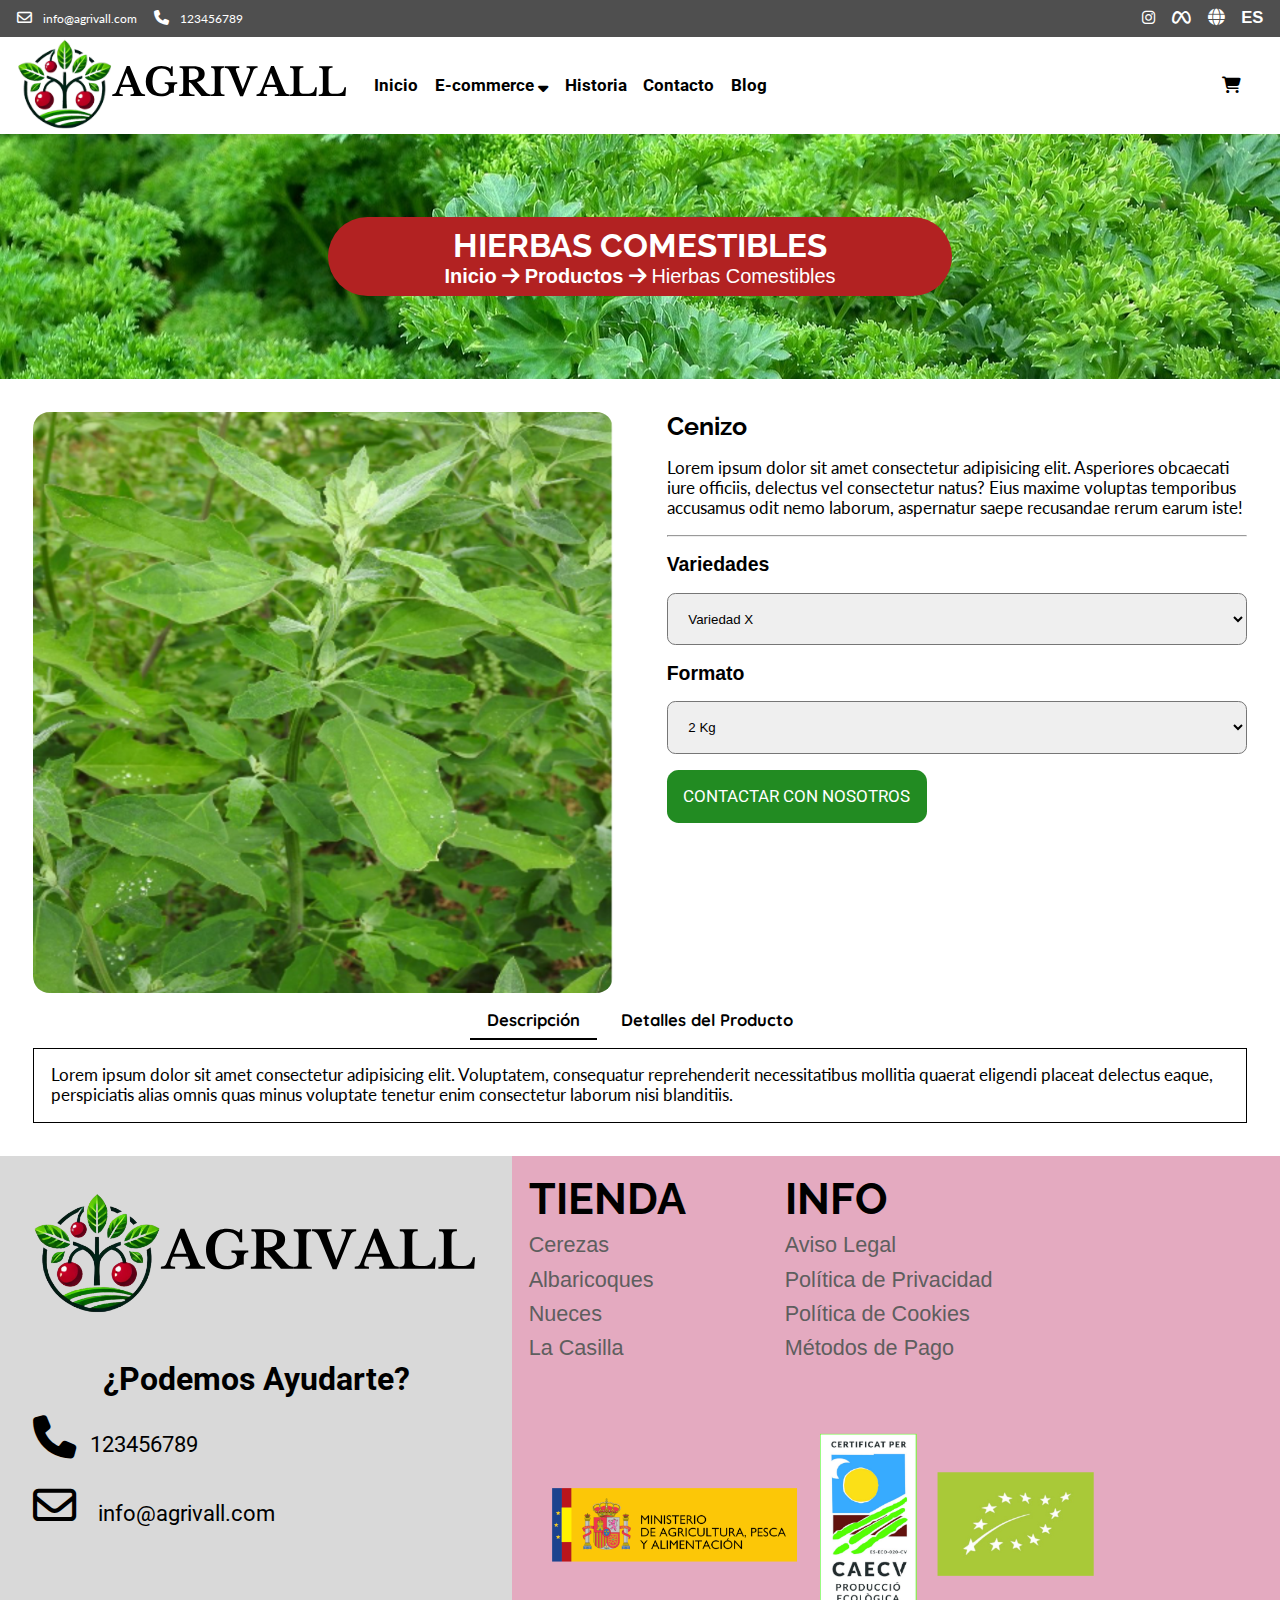
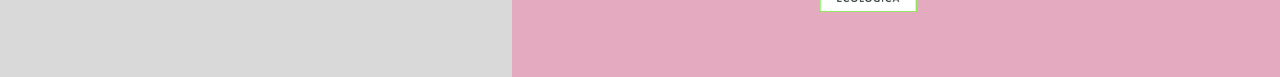
<file: html/hierbas_comestibles.html>
<!DOCTYPE html>
<html lang="es">
<head>
    <meta charset="UTF-8">
    <meta name="viewport" content="width=device-width, initial-scale=1.0">
    <meta name="author" content="Víctor Kolev">
    <meta name="keywords" content="Agrivall, Agricultura, Cerezas">
    <meta name="description" content="Página Hierbas Comestibles AGRIVALL">
    <meta property="og:title" content="ínicio">
    <meta property="og:description" content="Página Hierbas Comestibles AGRIVALL">
    <meta name="theme-color" content="#B22222">
    <title>Hierbas Comestibles</title>
    <link rel="stylesheet" href="https://cdnjs.cloudflare.com/ajax/libs/font-awesome/6.7.2/css/all.min.css" integrity="sha512-Evv84Mr4kqVGRNSgIGL/F/aIDqQb7xQ2vcrdIwxfjThSH8CSR7PBEakCr51Ck+w+/U6swU2Im1vVX0SVk9ABhg==" crossorigin="anonymous" referrerpolicy="no-referrer" />
    <link rel="stylesheet" href="../css/style_producto_detail.css">
    <link rel="icon" type="image/svg+xml" href="../img/Agrivall_Logo_Alone.svg">
</head>
<body>
    <header>
        <div class="contact-info">
            <span><i class="fa-regular fa-envelope"></i> <a href="mailto:info@agrivall.com">info@agrivall.com</a></span>
            <span><i class="fa-solid fa-phone"></i> 123456789</span>
        </div>
        <div class="social">
            <a href="#"><i class="fa-brands fa-instagram"></i></a>
            <a href="#"><i class="fa-brands fa-meta"></i></a>
            <a href="#"><i class="fa-solid fa-globe"></i></a>
            <span class="lang">ES</span>
        </div>
    </header>
    <nav id="devPhone">
        <div class="menu-icon" onclick="toggleMenu()">
            <i class="fa-solid fa-bars fa-2x"></i>
        </div>

        <div>
            <a href="../index.html">
                <img src="../img/Agrivall_Logo_Alone.svg" alt="Logo">
            </a>
        </div>

        <i class="fa-solid fa-cart-shopping fa-2x"></i>
    </nav>
    <nav id="devDesk">
        <div>
            <a href="../index.html">
                <img src="../img/Agrival_Logo_Completo.svg" alt="Logo">
            </a>
        </div>
        <ul>
            <li>
                <a href="../index.html">
                    Inicio
                </a>
            </li>
            <li class="desplegable">
                <a href="#">
                    E-commerce <i class="fa-solid fa-sort-down"></i>
                </a>
                <ul class="submenu">
                    <li>
                        <a href="./productos.html">Productos</a>
                    </li>
                    <li>
                        <a href="./la_casilla.html">La Casilla</a>
                    </li>
                    <li>
                        <a href="./hierbas_comestibles.html">Hierbas Comestibles</a>
                    </li>
                </ul>
            </li>
            <li>
                <a href="./historia.html">
                    Historia
                </a>
            </li>
            <li>
                <a href="./contacto.html">
                    Contacto
                </a>
            </li>
            <li>
                <a href="./blog.html">
                    Blog
                </a>
            </li>
        </ul>
        <i class="fa-solid fa-cart-shopping"></i>
    </nav>
    <aside id="asideMenu">
        <span class="close-btn" onclick="toggleMenu()">&times;</span>
        <ul>
            <li><a href="../index.html">Inicio</a></li>
            <li><a href="./productos.html">Productos</a></li>
            <li><a href="./la_casilla.html">La Casilla</a></li>
            <li><a href="./historia.html">Historia</a></li>
            <li><a href="./contacto.html">Contacto</a></li>
            <li><a href="./blog.html">Blog</a></li>
        </ul>
    </aside>
    <main>
        <div id="imgHead" style="background-image: url('../img/hierbas_background.jpg');">
            <div class="migaspan">
                <h4>HIERBAS COMESTIBLES</h4>
                <p>
                    <a href="../index.html">
                        Inicio
                    </a>
                    <i class="fa-solid fa-arrow-right"></i>
                    <a href="./productos.html">
                        Productos
                    </a>
                    <i class="fa-solid fa-arrow-right"></i>
                    Hierbas Comestibles
                </p>
            </div>
        </div>
        <section class="product-section">
            <div>
                <div class="product-image">
                    <img src="../img/cenizo.png" alt="Early Lory">
                </div>
                <div class="product-info">
                    <h1>Cenizo</h1>
                    <h2></h2>
                    <p>Lorem ipsum dolor sit amet consectetur adipisicing elit. Asperiores obcaecati iure officiis, delectus vel consectetur natus? Eius maxime voluptas temporibus accusamus odit nemo laborum, aspernatur saepe recusandae rerum earum iste!</p>
                    <hr>
                    <h3>Variedades</h3>
                    <select name="variedades" id="variedades">
                        <option value="variedad1">Variedad X</option>
                        <option value="variedad2">Variedad Y</option>
                        <option value="variedad3">Variedad Z</option>
                    </select>
                    <h3>Formato</h3>
                    <select name="formato" id="formato">
                        <option value="2kg">2 Kg</option>
                        <option value="5kg">5 Kg</option>
                    </select>
                    <a href="./contacto.html"><button>CONTACTAR CON NOSOTROS</button></a>
                </div>
            </div>
            <div>
                <input type="radio" name="detalle" id="descripcion" checked>
                <label for="descripcion">Descripción</label>
                <input type="radio" name="detalle" id="detalle">
                <label for="detalle">Detalles del Producto</label>
                <div>
                    <p>Lorem ipsum dolor sit amet consectetur adipisicing elit. Voluptatem, consequatur reprehenderit necessitatibus mollitia quaerat eligendi placeat delectus eaque, perspiciatis alias omnis quas minus voluptate tenetur enim consectetur laborum nisi blanditiis.</p>
                </div>
            </div>
        </section>
    </main>
    <footer>
        <div id="contacto">
            <div>
                <img src="../img/Agrival_Logo_Completo.svg" alt="Logo">
            </div>
            <div>
                <h2>¿Podemos Ayudarte?</h2>
                <p><i class="fa-solid fa-phone fa-2x"></i> 123456789</p>
                <p><i class="fa-regular fa-envelope fa-2x"></i> <a href="mailto:info@agrivall.com">info@agrivall.com</a></p>
            </div>
        </div>
        <div id="foot-info">
            <div id="foot-info-tienda">
                <h1>TIENDA</h1>
                <a href="./producto_detail_cereza.html"><p>Cerezas</p></a>
                <a href="./producto_detail_cereza.html"><p>Albaricoques</p></a>
                <a href="./producto_detail_cereza.html"><p>Nueces</p></a>
                <a href="./la_casilla.html"><p>La Casilla</p></a>
            </div>
            <div id="foot-info-info">
                <h1>INFO</h1>
                <a href="#"><p>Aviso Legal</p></a>
                <a href="#"><p>Política de Privacidad</p></a>
                <a href="#"><p>Política de Cookies</p></a>
                <a href="#"><p>Métodos de Pago</p></a>
            </div>            
            <div id="foot-info-cert">
                <div>
                    <picture>
                        <source media="(min-width: 768px)" srcset="../img/Ministro_Agricultura_Cert.png">
                        <img src="../img/Ministro_Agricultura_Vertical.png" alt="Certificado Europeo">
                    </picture>
                </div>
            </div>
        </div>
    </footer>
    <script>
        function toggleMenu() {
            document.getElementById('asideMenu').classList.toggle('active');
        }
    </script>
</body>
</html>
</file>
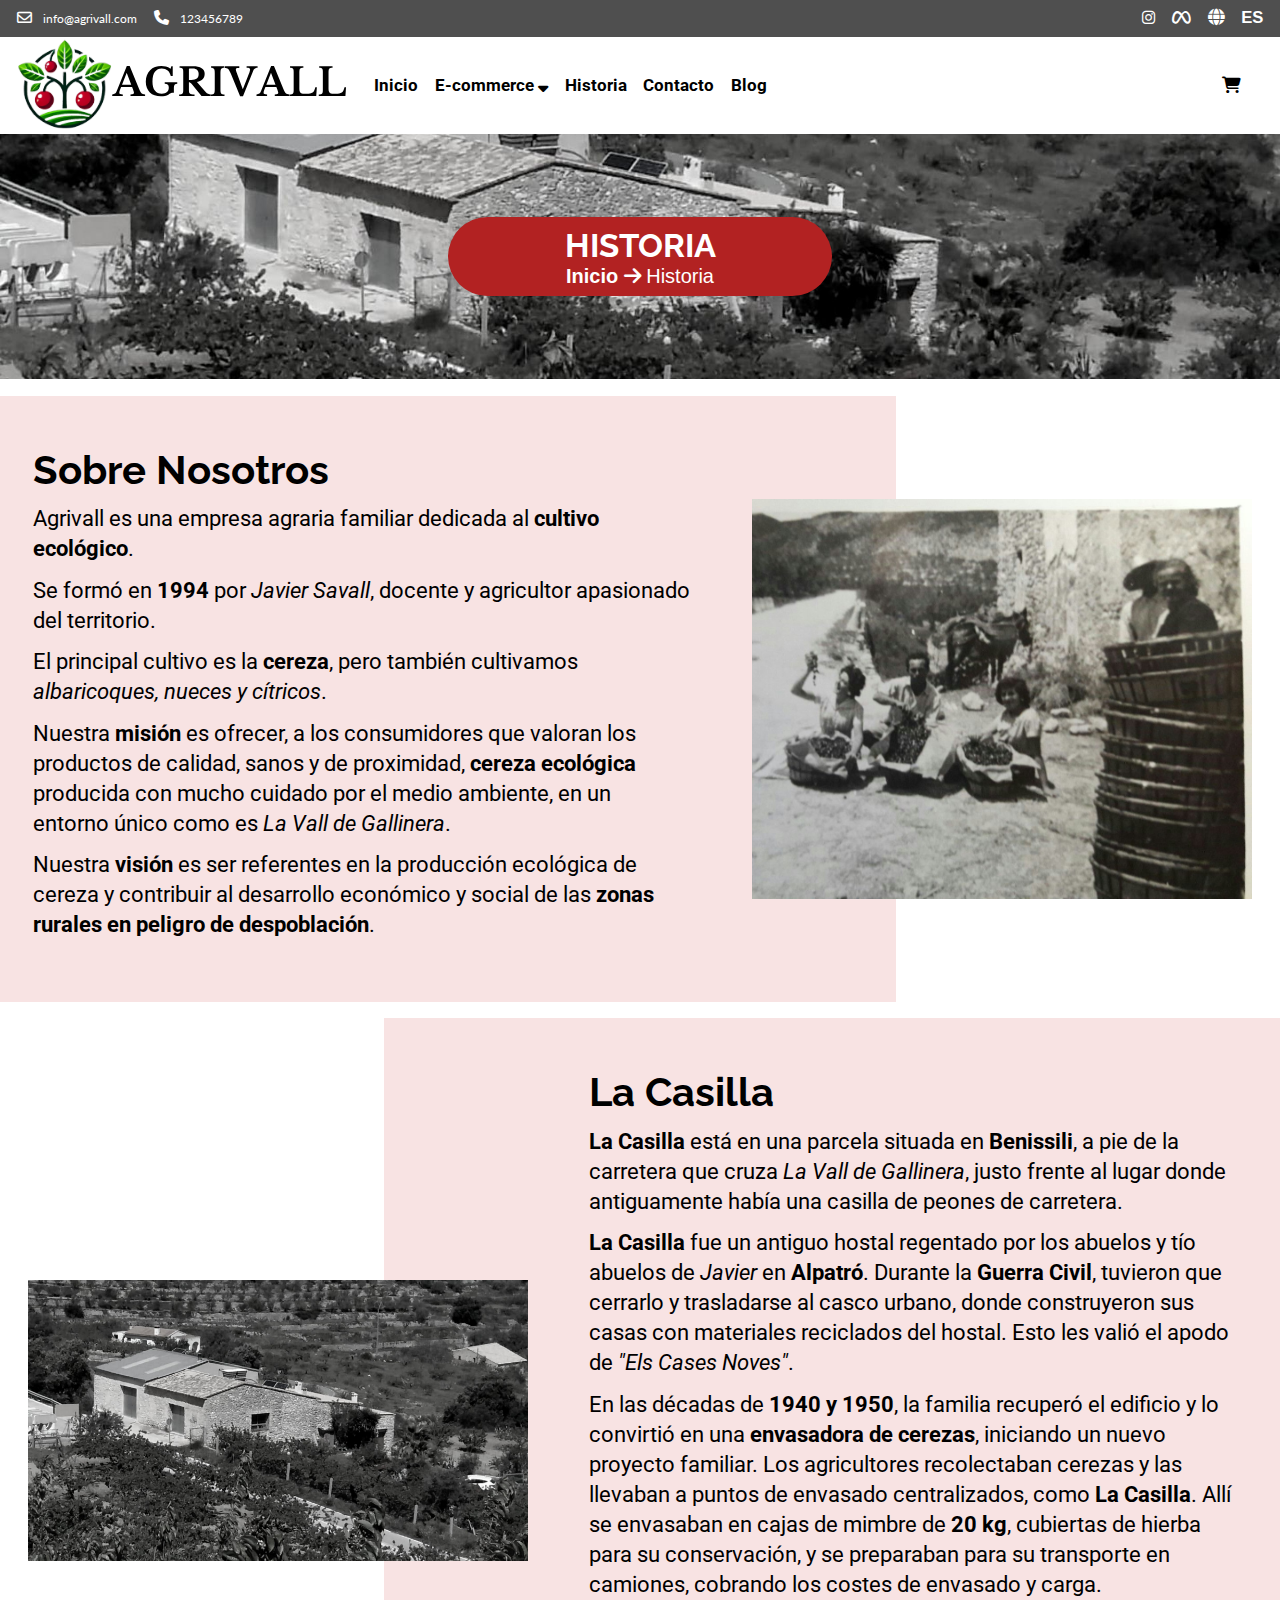
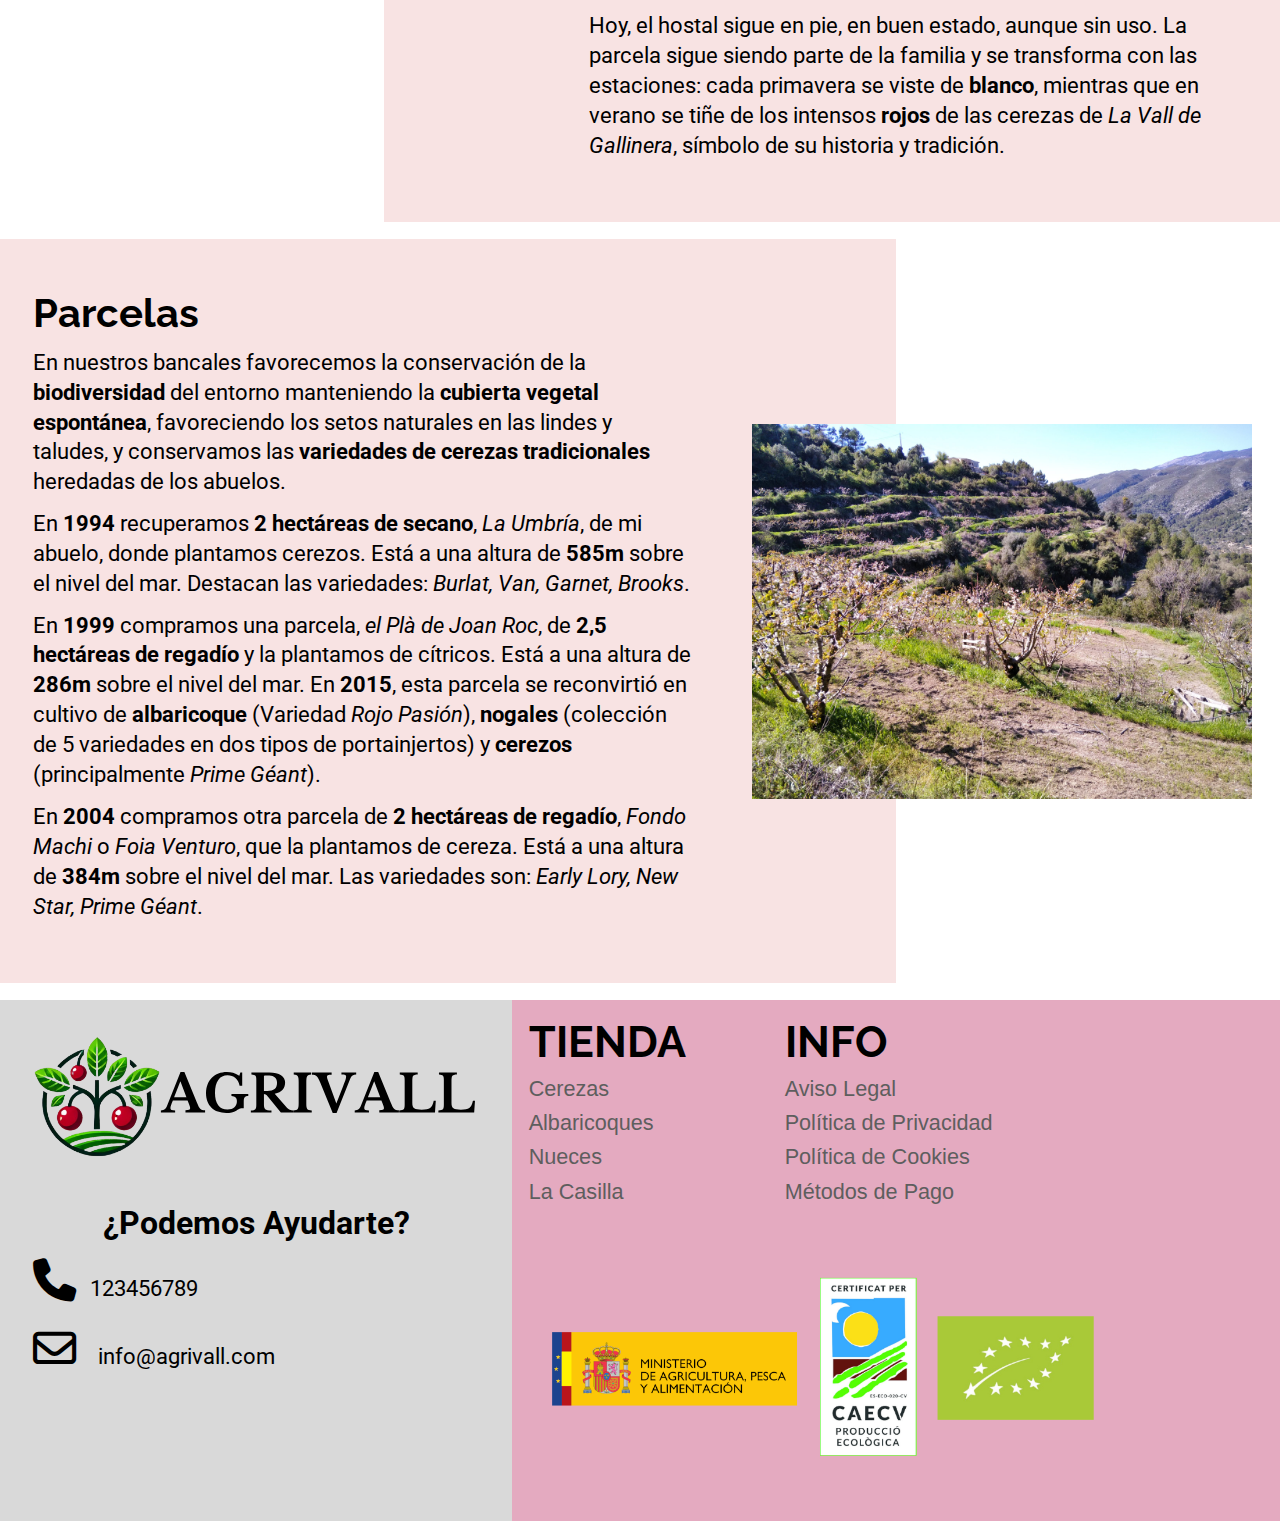
<file: html/historia.html>
<!DOCTYPE html>
<html lang="es">
<head>
    <meta charset="UTF-8">
    <meta name="viewport" content="width=device-width, initial-scale=1.0">
    <meta name="author" content="Víctor Kolev">
    <meta name="keywords" content="Agrivall, Agricultura, Cerezas">
    <meta name="description" content="Página Historia AGRIVALL">
    <meta property="og:title" content="ínicio">
    <meta property="og:description" content="Página Historia AGRIVALL">
    <meta name="theme-color" content="#B22222">
    <title>Historia</title>
    <link rel="stylesheet" href="https://cdnjs.cloudflare.com/ajax/libs/font-awesome/6.7.2/css/all.min.css" integrity="sha512-Evv84Mr4kqVGRNSgIGL/F/aIDqQb7xQ2vcrdIwxfjThSH8CSR7PBEakCr51Ck+w+/U6swU2Im1vVX0SVk9ABhg==" crossorigin="anonymous" referrerpolicy="no-referrer" />
    <link rel="stylesheet" href="../css/style_historia.css">
    <link rel="icon" type="image/svg+xml" href="../img/Agrivall_Logo_Alone.svg">
</head>
<body>
    <header>
        <div class="contact-info">
            <span><i class="fa-regular fa-envelope"></i> <a href="mailto:info@agrivall.com">info@agrivall.com</a></span>
            <span><i class="fa-solid fa-phone"></i> 123456789</span>
        </div>
        <div class="social">
            <a href="#"><i class="fa-brands fa-instagram"></i></a>
            <a href="#"><i class="fa-brands fa-meta"></i></a>
            <a href="#"><i class="fa-solid fa-globe"></i></a>
            <span class="lang">ES</span>
        </div>
    </header>
    <nav id="devPhone">
        <div class="menu-icon" onclick="toggleMenu()">
            <i class="fa-solid fa-bars fa-2x"></i>
        </div>

        <div>
            <a href="../index.html">
                <img src="../img/Agrivall_Logo_Alone.svg" alt="Logo">
            </a>
        </div>

        <i class="fa-solid fa-cart-shopping fa-2x"></i>
    </nav>
    <nav id="devDesk">
        <div>
            <a href="../index.html">
                <img src="../img/Agrival_Logo_Completo.svg" alt="Logo">
            </a>
        </div>
        <ul>
            <li>
                <a href="../index.html">
                    Inicio
                </a>
            </li>
            <li class="desplegable">
                <a href="#">
                    E-commerce <i class="fa-solid fa-sort-down"></i>
                </a>
                <ul class="submenu">
                    <li>
                        <a href="./productos.html">Productos</a>
                    </li>
                    <li>
                        <a href="./la_casilla.html">La Casilla</a>
                    </li>
                    <li>
                        <a href="./hierbas_comestibles.html">Hierbas Comestibles</a>
                    </li>
                </ul>
            </li>
            <li>
                <a href="./historia.html">
                    Historia
                </a>
            </li>
            <li>
                <a href="./contacto.html">
                    Contacto
                </a>
            </li>
            <li>
                <a href="./blog.html">
                    Blog
                </a>
            </li>
        </ul>
        <i class="fa-solid fa-cart-shopping"></i>
    </nav>
    <aside id="asideMenu">
        <span class="close-btn" onclick="toggleMenu()">&times;</span>
        <ul>
            <li><a href="../index.html">Inicio</a></li>
            <li><a href="./productos.html">Productos</a></li>
            <li><a href="./la_casilla.html">La Casilla</a></li>
            <li><a href="./historia.html">Historia</a></li>
            <li><a href="./contacto.html">Contacto</a></li>
            <li><a href="./blog.html">Blog</a></li>
        </ul>
    </aside>
    <main>
        <div id="imgHead">
            <div class="migaspan">
                <h4>HISTORIA</h4>
                <p>
                    <a href="../index.html">
                        Inicio
                    </a>
                    <i class="fa-solid fa-arrow-right"></i>
                    Historia
                </p>
            </div>
        </div>
        <section class="history-section">
            <div class="history-info">
                <h1>Sobre Nosotros</h1>
                <p>
                    Agrivall es una empresa agraria familiar dedicada al <strong>cultivo ecológico</strong>.
                </p>
                <p>
                    Se formó en <strong>1994</strong> por <em>Javier Savall</em>, docente y agricultor apasionado del territorio.
                </p>
                <p>
                    El principal cultivo es la <strong>cereza</strong>, pero también cultivamos <em>albaricoques, nueces y cítricos</em>.
                </p>
                <p>
                    Nuestra <strong>misión</strong> es ofrecer, a los consumidores que valoran los productos de calidad, sanos y de proximidad, 
                    <strong>cereza ecológica</strong> producida con mucho cuidado por el medio ambiente, en un entorno único como es 
                    <em>La Vall de Gallinera</em>.
                </p>
                <p>
                    Nuestra <strong>visión</strong> es ser referentes en la producción ecológica de cereza y contribuir al desarrollo económico 
                    y social de las <strong>zonas rurales en peligro de despoblación</strong>.
                </p>
            </div>
            <div class="history-fondo">
                <div class="history-image">
                    <img src="../img/familia.jpg" alt="Historia">
                </div>
            </div>
        </section>
        <section class="history-section">
            <div class="history-info">
                <h1>La Casilla</h1>
                <p>
                    <strong>La Casilla</strong> está en una parcela situada en <strong>Benissili</strong>, a pie de la carretera que cruza 
                    <em>La Vall de Gallinera</em>, justo frente al lugar donde antiguamente había una casilla de peones de carretera.
                </p>
                <p>
                    <strong>La Casilla</strong> fue un antiguo hostal regentado por los abuelos y tío abuelos de <em>Javier</em> en <strong>Alpatró</strong>. 
                    Durante la <strong>Guerra Civil</strong>, tuvieron que cerrarlo y trasladarse al casco urbano, donde construyeron sus casas con 
                    materiales reciclados del hostal. Esto les valió el apodo de <em>"Els Cases Noves"</em>.
                </p>
                <p>
                    En las décadas de <strong>1940 y 1950</strong>, la familia recuperó el edificio y lo convirtió en una <strong>envasadora de cerezas</strong>, 
                    iniciando un nuevo proyecto familiar. Los agricultores recolectaban cerezas y las llevaban a puntos de envasado centralizados, como 
                    <strong>La Casilla</strong>. Allí se envasaban en cajas de mimbre de <strong>20 kg</strong>, cubiertas de hierba para su conservación, 
                    y se preparaban para su transporte en camiones, cobrando los costes de envasado y carga.
                </p>
                <p>
                    Hoy, el hostal sigue en pie, en buen estado, aunque sin uso. La parcela sigue siendo parte de la familia y se transforma con las estaciones: 
                    cada primavera se viste de <strong>blanco</strong>, mientras que en verano se tiñe de los intensos <strong>rojos</strong> de las cerezas 
                    de <em>La Vall de Gallinera</em>, símbolo de su historia y tradición.
                </p>
            </div>
            <div class="history-fondo">
                <div class="history-image">
                    <img src="../img/casilla_background.jpg" alt="Historia">
                </div>
            </div>
        </section>
        <section class="history-section">
            <div class="history-info">
                <h1>Parcelas</h1>
                <p>
                    En nuestros bancales favorecemos la conservación de la <strong>biodiversidad</strong> del entorno manteniendo la 
                    <strong>cubierta vegetal espontánea</strong>, favoreciendo los setos naturales en las lindes y taludes, y 
                    conservamos las <strong>variedades de cerezas tradicionales</strong> heredadas de los abuelos.
                </p>
                <p>
                    En <strong>1994</strong> recuperamos <strong>2 hectáreas de secano</strong>, <em>La Umbría</em>, de mi abuelo, donde plantamos cerezos. 
                    Está a una altura de <strong>585m</strong> sobre el nivel del mar. Destacan las variedades: <em>Burlat, Van, Garnet, Brooks</em>.
                </p>
                <p>
                    En <strong>1999</strong> compramos una parcela, <em>el Plà de Joan Roc</em>, de <strong>2,5 hectáreas de regadío</strong> y la plantamos de cítricos. 
                    Está a una altura de <strong>286m</strong> sobre el nivel del mar. En <strong>2015</strong>, esta parcela se reconvirtió en cultivo de 
                    <strong>albaricoque</strong> (Variedad <em>Rojo Pasión</em>), <strong>nogales</strong> (colección de 5 variedades en dos tipos de portainjertos) 
                    y <strong>cerezos</strong> (principalmente <em>Prime Géant</em>).
                </p>
                <p>
                    En <strong>2004</strong> compramos otra parcela de <strong>2 hectáreas de regadío</strong>, <em>Fondo Machi</em> o <em>Foia Venturo</em>, 
                    que la plantamos de cereza. Está a una altura de <strong>384m</strong> sobre el nivel del mar. Las variedades son: 
                    <em>Early Lory, New Star, Prime Géant</em>.
                </p>
            </div>
            <div class="history-fondo">
                <div class="history-image">
                    <img src="../img/parcela_landing.jpg" alt="Historia">
                </div>
            </div>
        </section>
    </main>
    <footer>
        <div id="contacto">
            <div>
                <img src="../img/Agrival_Logo_Completo.svg" alt="Logo">
            </div>
            <div>
                <h2>¿Podemos Ayudarte?</h2>
                <p><i class="fa-solid fa-phone fa-2x"></i> 123456789</p>
                <p><i class="fa-regular fa-envelope fa-2x"></i> <a href="mailto:info@agrivall.com">info@agrivall.com</a></p>
            </div>
        </div>
        <div id="foot-info">
            <div id="foot-info-tienda">
                <h1>TIENDA</h1>
                <a href="./producto_detail_cereza.html"><p>Cerezas</p></a>
                <a href="./producto_detail_cereza.html"><p>Albaricoques</p></a>
                <a href="./producto_detail_cereza.html"><p>Nueces</p></a>
                <a href="./la_casilla.html"><p>La Casilla</p></a>
            </div>
            <div id="foot-info-info">
                <h1>INFO</h1>
                <a href="#"><p>Aviso Legal</p></a>
                <a href="#"><p>Política de Privacidad</p></a>
                <a href="#"><p>Política de Cookies</p></a>
                <a href="#"><p>Métodos de Pago</p></a>
            </div>            
            <div id="foot-info-cert">
                <div>
                    <picture>
                        <source media="(min-width: 768px)" srcset="../img/Ministro_Agricultura_Cert.png">
                        <img src="../img/Ministro_Agricultura_Vertical.png" alt="Certificado Europeo">
                    </picture>
                </div>
            </div>
        </div>
    </footer>
    <script>
        function toggleMenu() {
            document.getElementById('asideMenu').classList.toggle('active');
        }
    </script>
</body>
</html>
</file>
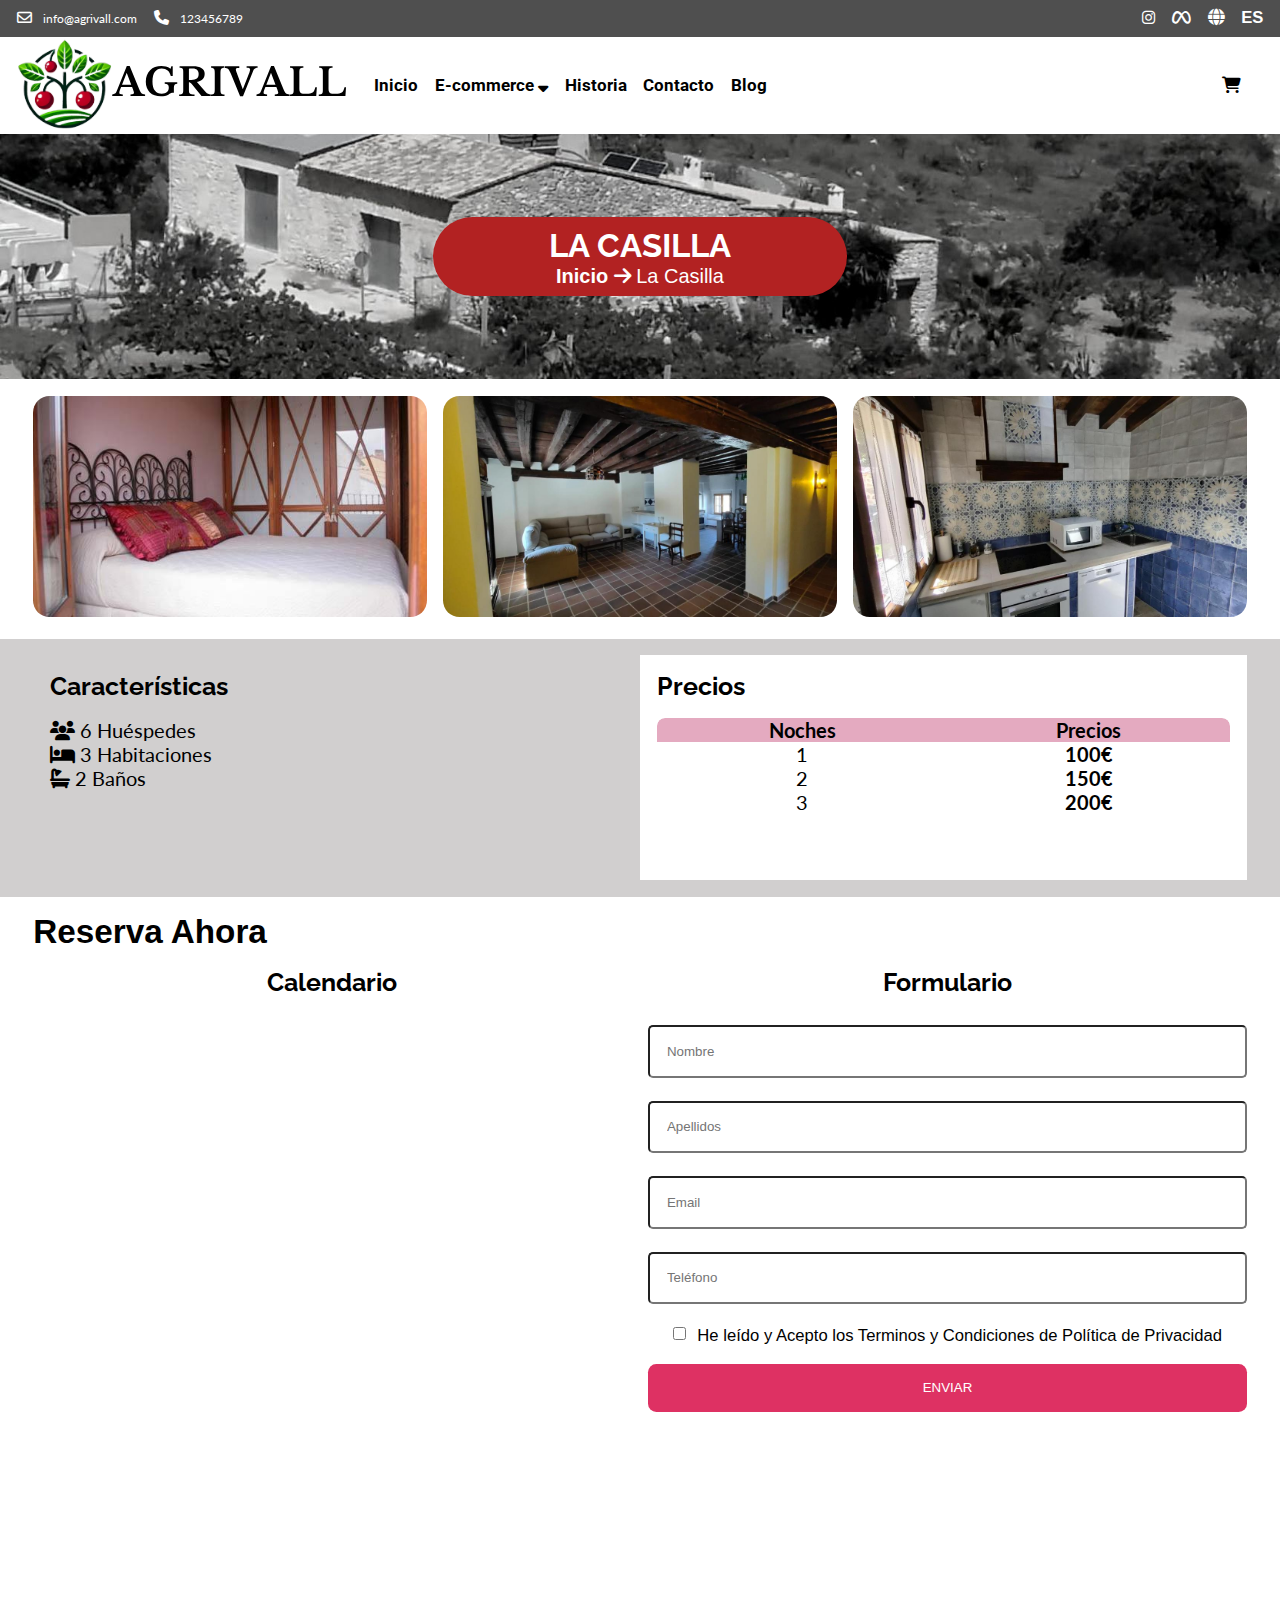
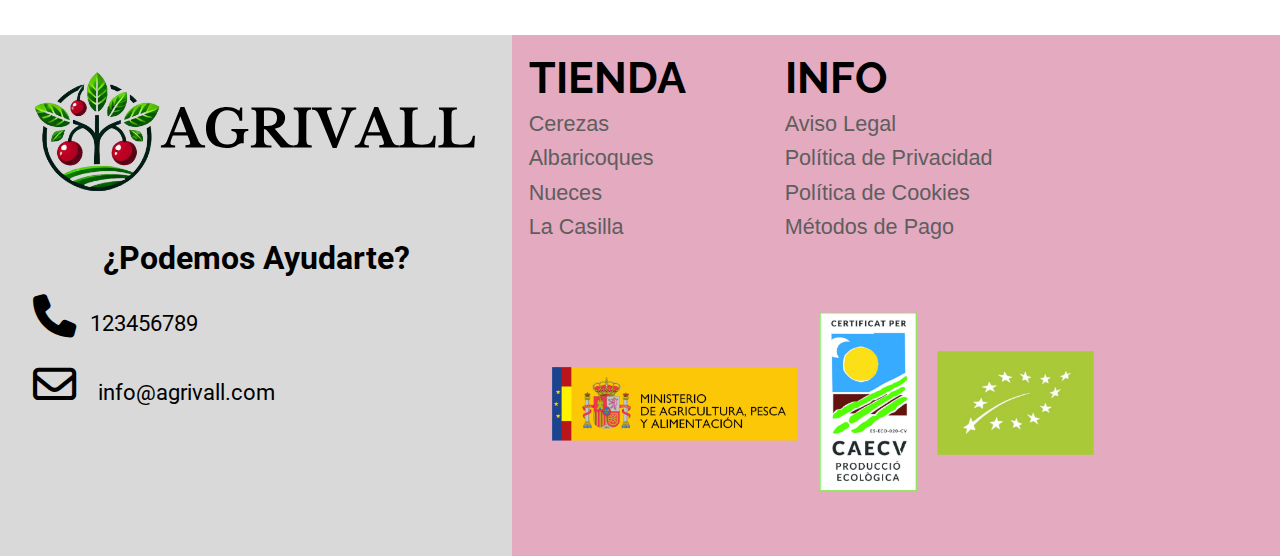
<file: html/la_casilla.html>
<!DOCTYPE html>
<html lang="es">
<head>
    <meta charset="UTF-8">
    <meta name="viewport" content="width=device-width, initial-scale=1.0">
    <meta name="author" content="Víctor Kolev">
    <meta name="keywords" content="Agrivall, Agricultura, Cerezas">
    <meta name="description" content="Página La Casilla AGRIVALL">
    <meta property="og:title" content="ínicio">
    <meta property="og:description" content="Página La Casilla AGRIVALL">
    <meta name="theme-color" content="#B22222">
    <title>La Casilla</title>
    <link rel="stylesheet" href="https://cdnjs.cloudflare.com/ajax/libs/font-awesome/6.7.2/css/all.min.css" integrity="sha512-Evv84Mr4kqVGRNSgIGL/F/aIDqQb7xQ2vcrdIwxfjThSH8CSR7PBEakCr51Ck+w+/U6swU2Im1vVX0SVk9ABhg==" crossorigin="anonymous" referrerpolicy="no-referrer" />
    <link rel="stylesheet" href="../css/style_casilla.css">
    <link rel="icon" type="image/svg+xml" href="../img/Agrivall_Logo_Alone.svg">
</head>
<body>
    <header>
        <div class="contact-info">
            <span><i class="fa-regular fa-envelope"></i> <a href="mailto:info@agrivall.com">info@agrivall.com</a></span>
            <span><i class="fa-solid fa-phone"></i> 123456789</span>
        </div>
        <div class="social">
            <a href="#"><i class="fa-brands fa-instagram"></i></a>
            <a href="#"><i class="fa-brands fa-meta"></i></a>
            <a href="#"><i class="fa-solid fa-globe"></i></a>
            <span class="lang">ES</span>
        </div>
    </header>
    <nav id="devPhone">
        <div class="menu-icon" onclick="toggleMenu()">
            <i class="fa-solid fa-bars fa-2x"></i>
        </div>

        <div>
            <a href="../index.html">
                <img src="../img/Agrivall_Logo_Alone.svg" alt="Logo">
            </a>
        </div>

        <i class="fa-solid fa-cart-shopping fa-2x"></i>
    </nav>
    <nav id="devDesk">
        <div>
            <a href="../index.html">
                <img src="../img/Agrival_Logo_Completo.svg" alt="Logo">
            </a>
        </div>
        <ul>
            <li>
                <a href="../index.html">
                    Inicio
                </a>
            </li>
            <li class="desplegable">
                <a href="#">
                    E-commerce <i class="fa-solid fa-sort-down"></i>
                </a>
                <ul class="submenu">
                    <li>
                        <a href="./productos.html">Productos</a>
                    </li>
                    <li>
                        <a href="./la_casilla.html">La Casilla</a>
                    </li>
                    <li>
                        <a href="./hierbas_comestibles.html">Hierbas Comestibles</a>
                    </li>
                </ul>
            </li>
            <li>
                <a href="./historia.html">
                    Historia
                </a>
            </li>
            <li>
                <a href="./contacto.html">
                    Contacto
                </a>
            </li>
            <li>
                <a href="./blog.html">
                    Blog
                </a>
            </li>
        </ul>
        <i class="fa-solid fa-cart-shopping"></i>
    </nav>
    <aside id="asideMenu">
        <span class="close-btn" onclick="toggleMenu()">&times;</span>
        <ul>
            <li><a href="../index.html">Inicio</a></li>
            <li><a href="./productos.html">Productos</a></li>
            <li><a href="./la_casilla.html">La Casilla</a></li>
            <li><a href="./historia.html">Historia</a></li>
            <li><a href="./contacto.html">Contacto</a></li>
            <li><a href="./blog.html">Blog</a></li>
        </ul>
    </aside>
    <main>
        <div id="imgHead">
            <div class="migaspan">
                <h4>LA CASILLA</h4>
                <p>
                    <a href="../index.html">
                        Inicio
                    </a>
                    <i class="fa-solid fa-arrow-right"></i>
                    La Casilla
                </p>
            </div>
        </div>
        <section>
            <div class="galeria">
                <div>
                    <img src="../img/99556134.jpg" alt="Casilla1">
                </div>
                <div>
                    <img src="../img/447046025.jpg" alt="Casilla2">
                </div>
                <div>
                    <img src="../img/367231749.jpg" alt="Casilla3">
                </div>
            </div>
        </section>
        <section id="inf">
            <div class="informacion">
                <div>
                    <h2>Características</h2>
                    <ul>
                        <li>
                            <i class="fa-solid fa-users"></i> 6 Huéspedes
                        </li>
                        <li>
                            <i class="fa-solid fa-bed"></i> 3 Habitaciones
                        </li>
                        <li>
                            <i class="fa-solid fa-bath"></i> 2 Baños
                        </li>
                    </ul>
                </div>
                <div>
                    <h2>Precios</h2>
                    <table>
                        <tr>
                            <th>Noches</th>
                            <th>Precios</th>
                        </tr>
                        <tr>
                            <td>1</td>
                            <td><strong>100€</strong></td>
                        </tr>
                        <tr>
                            <td>2</td>
                            <td><strong>150€</strong></td>
                        </tr>
                        <tr>
                            <td>3</td>
                            <td><strong>200€</strong></td>
                        </tr>
                    </table>
                </div>
            </div>
        </section>
        <section>
            <h1>Reserva Ahora</h1>
            <div class="reservas">
                <div>
                    <h2>Calendario</h2>
                    <iframe src="https://calendar.google.com/calendar/embed?src=2a31fbe25fcfdc403364b445111db31a530dbfc2e70d7e086f3091a9fe6710ff%40group.calendar.google.com&ctz=Europe%2FMadrid" style="border: 0" width="100%" height="600" frameborder="0" scrolling="no"></iframe>
                </div>
                <div class="formulario">
                    <h2>Formulario</h2>
                    <form action="#" name="contacto">
                        <input type="text" name="nombre" id="nombre" placeholder="Nombre" required>
                        <input type="text" name="apellidos" id="apellidos" placeholder="Apellidos">
                        <input type="email" name="email" id="email" placeholder="Email" required>
                        <input type="number" name="tlf" id="tlf" placeholder="Teléfono">
                        <div class="checkbox-container">
                            <input type="checkbox" name="politicas" id="politicas" required>
                            <label for="politicas">He leído y Acepto los Terminos y Condiciones de Política de Privacidad</label>
                        </div>
                        <button>ENVIAR</button>
                    </form>
                </div>
            </div>
        </section>
    </main>
    <footer>
        <div id="contacto">
            <div>
                <img src="../img/Agrival_Logo_Completo.svg" alt="Logo">
            </div>
            <div>
                <h2>¿Podemos Ayudarte?</h2>
                <p><i class="fa-solid fa-phone fa-2x"></i> 123456789</p>
                <p><i class="fa-regular fa-envelope fa-2x"></i> <a href="mailto:info@agrivall.com">info@agrivall.com</a></p>
            </div>
        </div>
        <div id="foot-info">
            <div id="foot-info-tienda">
                <h1>TIENDA</h1>
                <a href="./producto_detail_cereza.html"><p>Cerezas</p></a>
                <a href="./producto_detail_cereza.html"><p>Albaricoques</p></a>
                <a href="./producto_detail_cereza.html"><p>Nueces</p></a>
                <a href="./la_casilla.html"><p>La Casilla</p></a>
            </div>
            <div id="foot-info-info">
                <h1>INFO</h1>
                <a href="#"><p>Aviso Legal</p></a>
                <a href="#"><p>Política de Privacidad</p></a>
                <a href="#"><p>Política de Cookies</p></a>
                <a href="#"><p>Métodos de Pago</p></a>
            </div>            
            <div id="foot-info-cert">
                <div>
                    <picture>
                        <source media="(min-width: 768px)" srcset="../img/Ministro_Agricultura_Cert.png">
                        <img src="../img/Ministro_Agricultura_Vertical.png" alt="Certificado Europeo">
                    </picture>
                </div>
            </div>
        </div>
    </footer>
    <script>
        function toggleMenu() {
            document.getElementById('asideMenu').classList.toggle('active');
        }
    </script>
</body>
</html>
</file>
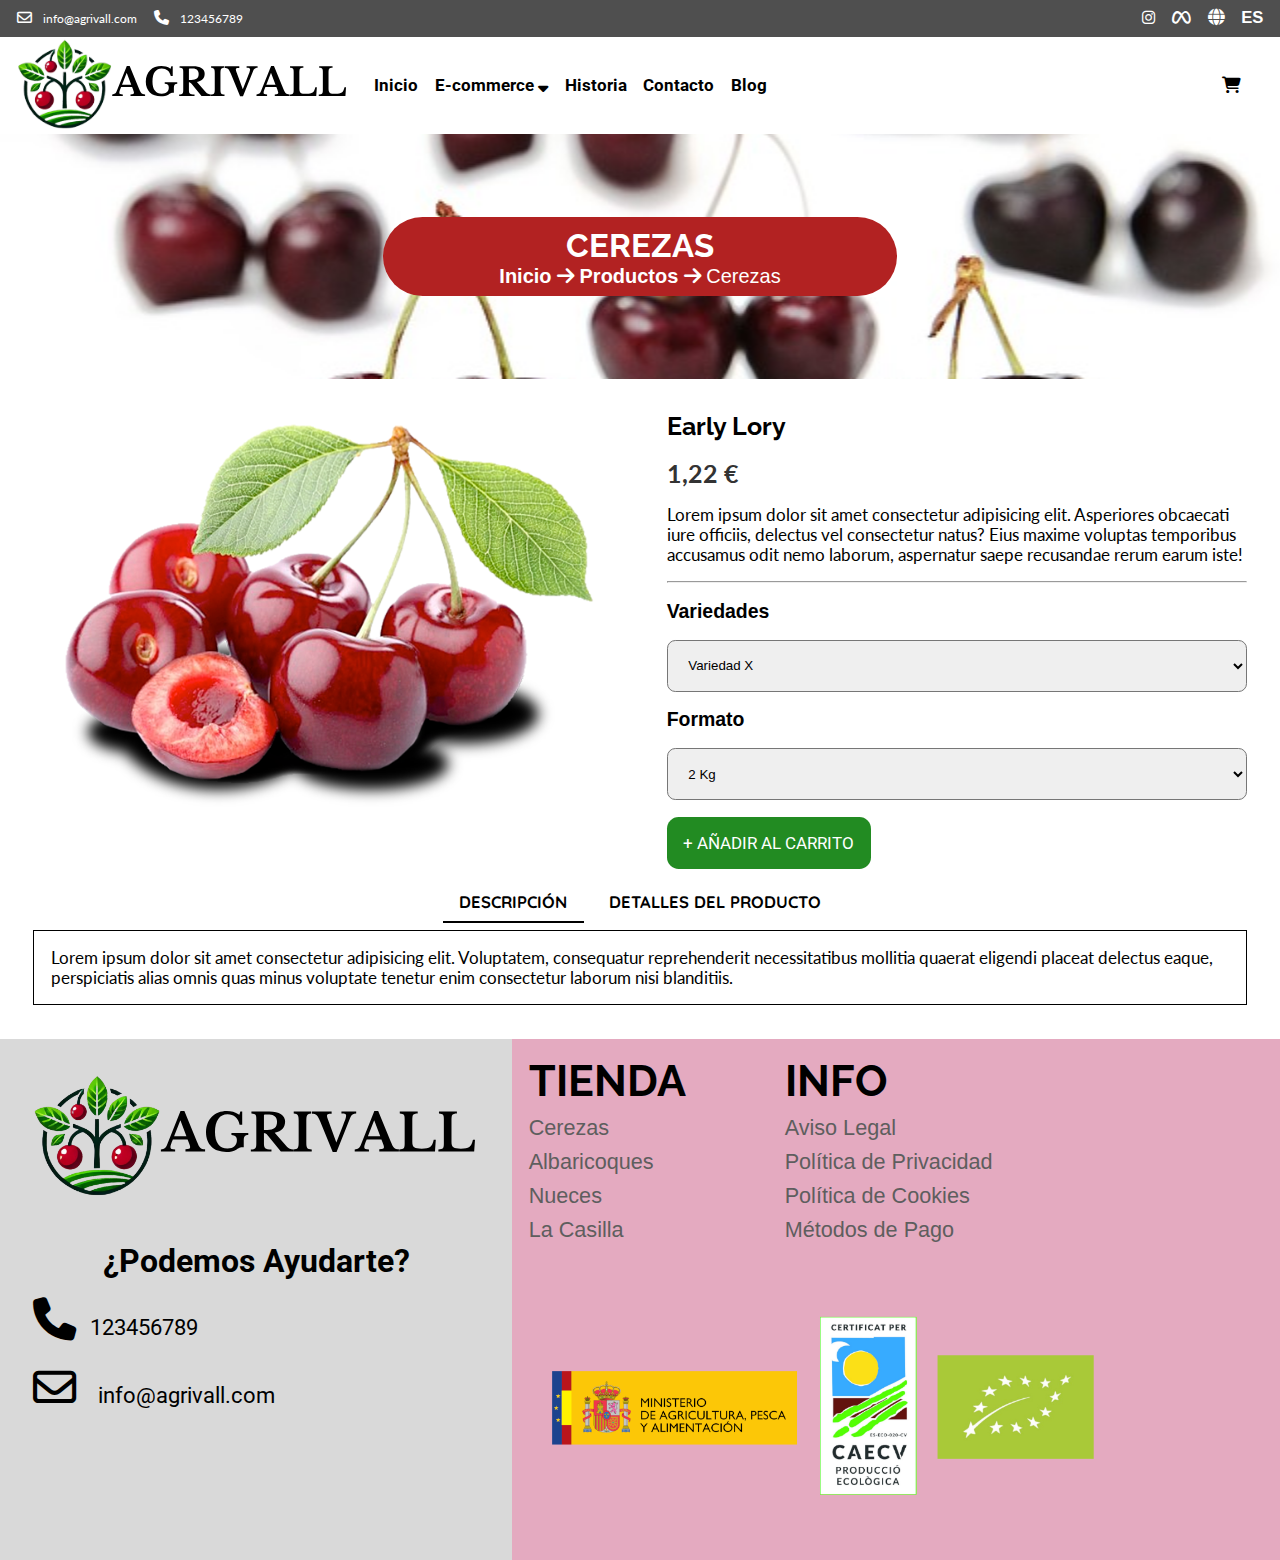
<file: html/producto_detail_cereza.html>
<!DOCTYPE html>
<html lang="es">
<head>
    <meta charset="UTF-8">
    <meta name="viewport" content="width=device-width, initial-scale=1.0">
    <meta name="author" content="Víctor Kolev">
    <meta name="keywords" content="Agrivall, Agricultura, Cerezas">
    <meta name="description" content="Página Cerezas AGRIVALL">
    <meta property="og:title" content="ínicio">
    <meta property="og:description" content="Página Cerezas AGRIVALL">
    <meta name="theme-color" content="#B22222">
    <title>Cerezas</title>
    <link rel="stylesheet" href="https://cdnjs.cloudflare.com/ajax/libs/font-awesome/6.7.2/css/all.min.css" integrity="sha512-Evv84Mr4kqVGRNSgIGL/F/aIDqQb7xQ2vcrdIwxfjThSH8CSR7PBEakCr51Ck+w+/U6swU2Im1vVX0SVk9ABhg==" crossorigin="anonymous" referrerpolicy="no-referrer" />
    <link rel="stylesheet" href="../css/style_producto_detail.css">
    <link rel="icon" type="image/svg+xml" href="../img/Agrivall_Logo_Alone.svg">
</head>
<body>
    <header>
        <div class="contact-info">
            <span><i class="fa-regular fa-envelope"></i> <a href="mailto:info@agrivall.com">info@agrivall.com</a></span>
            <span><i class="fa-solid fa-phone"></i> 123456789</span>
        </div>
        <div class="social">
            <a href="#"><i class="fa-brands fa-instagram"></i></a>
            <a href="#"><i class="fa-brands fa-meta"></i></a>
            <a href="#"><i class="fa-solid fa-globe"></i></a>
            <span class="lang">ES</span>
        </div>
    </header>
    <nav id="devPhone">
        <div class="menu-icon" onclick="toggleMenu()">
            <i class="fa-solid fa-bars fa-2x"></i>
        </div>

        <div>
            <a href="../index.html">
                <img src="../img/Agrivall_Logo_Alone.svg" alt="Logo">
            </a>
        </div>

        <i class="fa-solid fa-cart-shopping fa-2x"></i>
    </nav>
    <nav id="devDesk">
        <div>
            <a href="../index.html">
                <img src="../img/Agrival_Logo_Completo.svg" alt="Logo">
            </a>
        </div>
        <ul>
            <li>
                <a href="../index.html">
                    Inicio
                </a>
            </li>
            <li class="desplegable">
                <a href="#">
                    E-commerce <i class="fa-solid fa-sort-down"></i>
                </a>
                <ul class="submenu">
                    <li>
                        <a href="./productos.html">Productos</a>
                    </li>
                    <li>
                        <a href="./la_casilla.html">La Casilla</a>
                    </li>
                    <li>
                        <a href="./hierbas_comestibles.html">Hierbas Comestibles</a>
                    </li>
                </ul>
            </li>
            <li>
                <a href="./historia.html">
                    Historia
                </a>
            </li>
            <li>
                <a href="./contacto.html">
                    Contacto
                </a>
            </li>
            <li>
                <a href="./blog.html">
                    Blog
                </a>
            </li>
        </ul>
        <i class="fa-solid fa-cart-shopping"></i>
    </nav>
    <aside id="asideMenu">
        <span class="close-btn" onclick="toggleMenu()">&times;</span>
        <ul>
            <li><a href="../index.html">Inicio</a></li>
            <li><a href="./productos.html">Productos</a></li>
            <li><a href="./la_casilla.html">La Casilla</a></li>
            <li><a href="./historia.html">Historia</a></li>
            <li><a href="./contacto.html">Contacto</a></li>
            <li><a href="./blog.html">Blog</a></li>
        </ul>
    </aside>
    <main>
        <div id="imgHead">
            <div class="migaspan">
                <h4>CEREZAS</h4>
                <p>
                    <a href="../index.html">
                        Inicio
                    </a>
                    <i class="fa-solid fa-arrow-right"></i>
                    <a href="./productos.html">
                        Productos
                    </a>
                    <i class="fa-solid fa-arrow-right"></i>
                    Cerezas
                </p>
            </div>
        </div>
        <section class="product-section">
            <div>
                <div class="product-image">
                    <img src="../img/2-early-lory.png" alt="Early Lory">
                </div>
                <div class="product-info">
                    <h1>Early Lory</h1>
                    <h2>1,22 €</h2>
                    <p>Lorem ipsum dolor sit amet consectetur adipisicing elit. Asperiores obcaecati iure officiis, delectus vel consectetur natus? Eius maxime voluptas temporibus accusamus odit nemo laborum, aspernatur saepe recusandae rerum earum iste!</p>
                    <hr>
                    <h3>Variedades</h3>
                    <select name="variedades" id="variedades">
                        <option value="variedad1">Variedad X</option>
                        <option value="variedad2">Variedad Y</option>
                        <option value="variedad3">Variedad Z</option>
                    </select>
                    <h3>Formato</h3>
                    <select name="formato" id="formato">
                        <option value="2kg">2 Kg</option>
                        <option value="5kg">5 Kg</option>
                    </select>
                    <button>+ AÑADIR AL CARRITO</button>
                </div>
            </div>
            <div>
                <input type="radio" name="detalle" id="descripcion" checked>
                <label for="descripcion">DESCRIPCIÓN</label>
                <input type="radio" name="detalle" id="detalle">
                <label for="detalle">DETALLES DEL PRODUCTO</label>
                <div>
                    <p>Lorem ipsum dolor sit amet consectetur adipisicing elit. Voluptatem, consequatur reprehenderit necessitatibus mollitia quaerat eligendi placeat delectus eaque, perspiciatis alias omnis quas minus voluptate tenetur enim consectetur laborum nisi blanditiis.</p>
                </div>
            </div>
        </section>
    </main>
    <footer>
        <div id="contacto">
            <div>
                <img src="../img/Agrival_Logo_Completo.svg" alt="Logo">
            </div>
            <div>
                <h2>¿Podemos Ayudarte?</h2>
                <p><i class="fa-solid fa-phone fa-2x"></i> 123456789</p>
                <p><i class="fa-regular fa-envelope fa-2x"></i> <a href="mailto:info@agrivall.com">info@agrivall.com</a></p>
            </div>
        </div>
        <div id="foot-info">
            <div id="foot-info-tienda">
                <h1>TIENDA</h1>
                <a href="./producto_detail_cereza.html"><p>Cerezas</p></a>
                <a href="./producto_detail_cereza.html"><p>Albaricoques</p></a>
                <a href="./producto_detail_cereza.html"><p>Nueces</p></a>
                <a href="./la_casilla.html"><p>La Casilla</p></a>
            </div>
            <div id="foot-info-info">
                <h1>INFO</h1>
                <a href="#"><p>Aviso Legal</p></a>
                <a href="#"><p>Política de Privacidad</p></a>
                <a href="#"><p>Política de Cookies</p></a>
                <a href="#"><p>Métodos de Pago</p></a>
            </div>            
            <div id="foot-info-cert">
                <div>
                    <picture>
                        <source media="(min-width: 768px)" srcset="../img/Ministro_Agricultura_Cert.png">
                        <img src="../img/Ministro_Agricultura_Vertical.png" alt="Certificado Europeo">
                    </picture>
                </div>
            </div>
        </div>
    </footer>
    <script>
        function toggleMenu() {
            document.getElementById('asideMenu').classList.toggle('active');
        }
    </script>
</body>
</html>
</file>
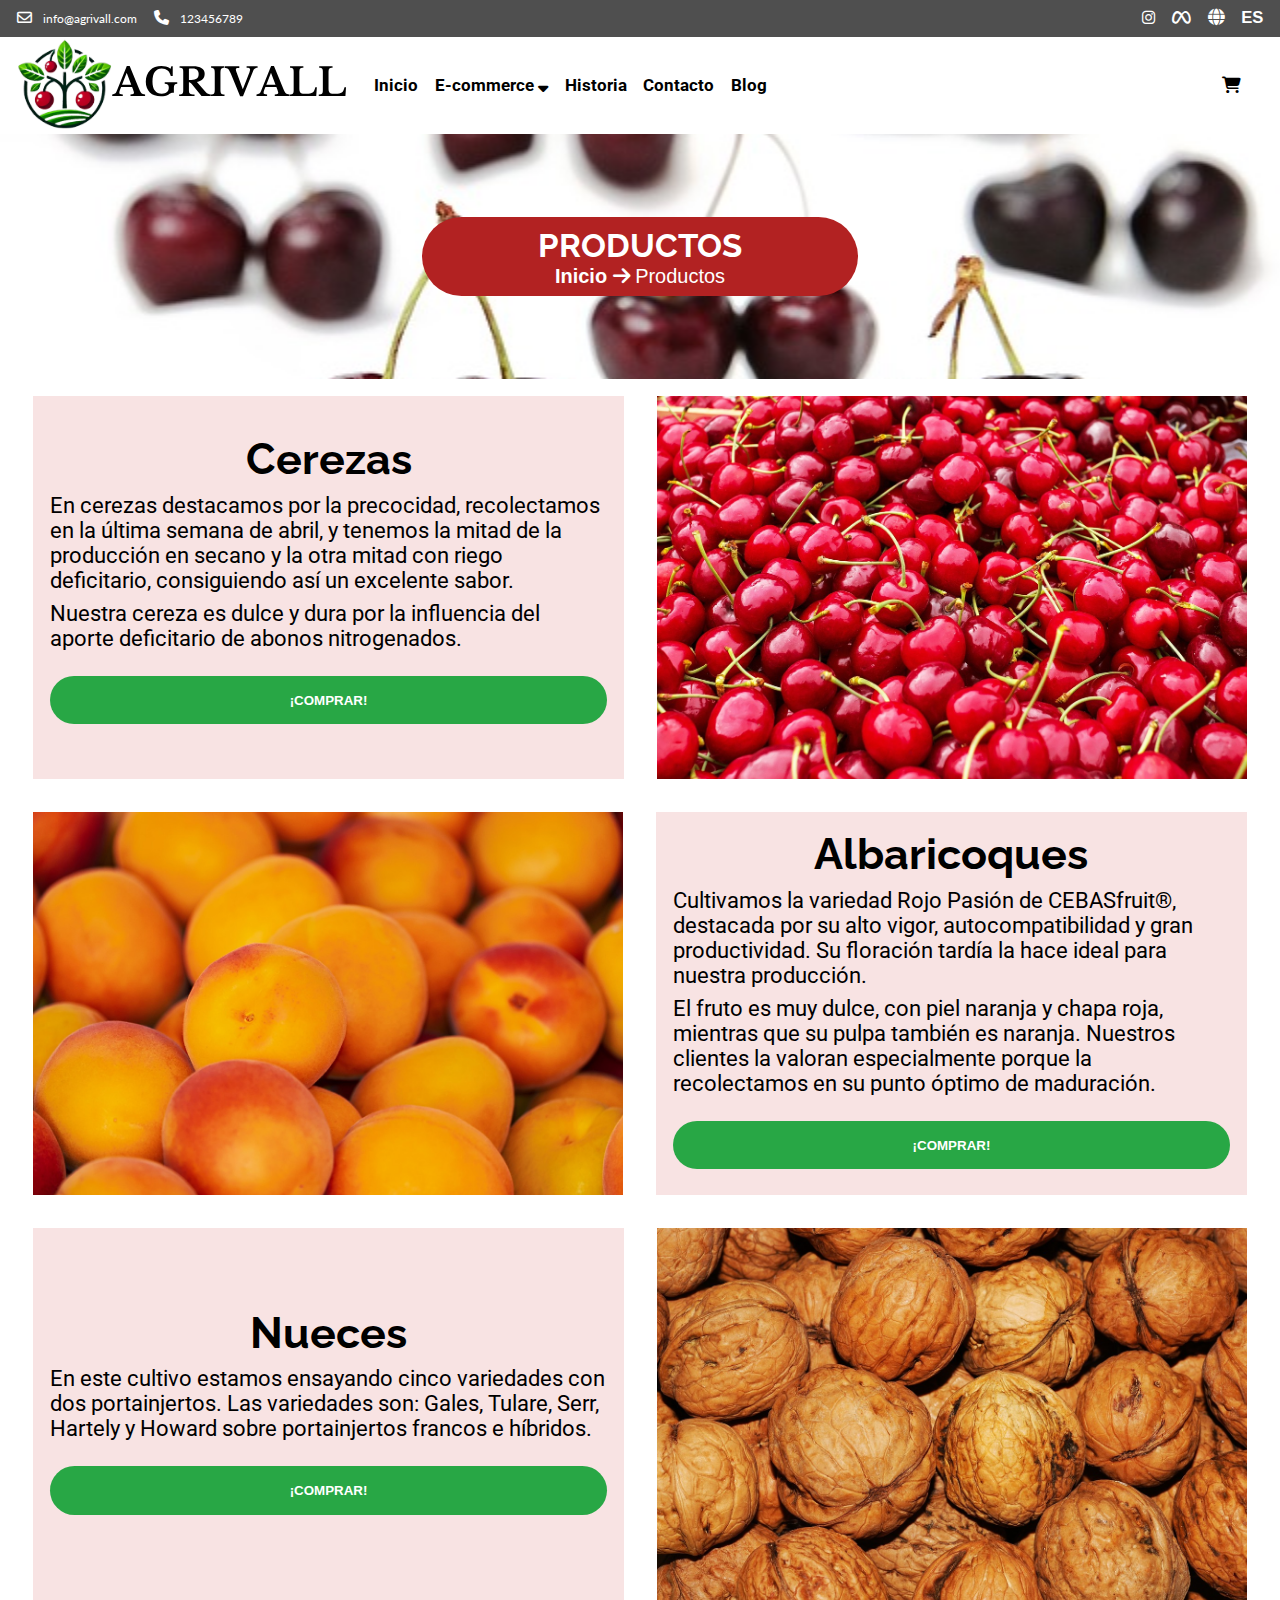
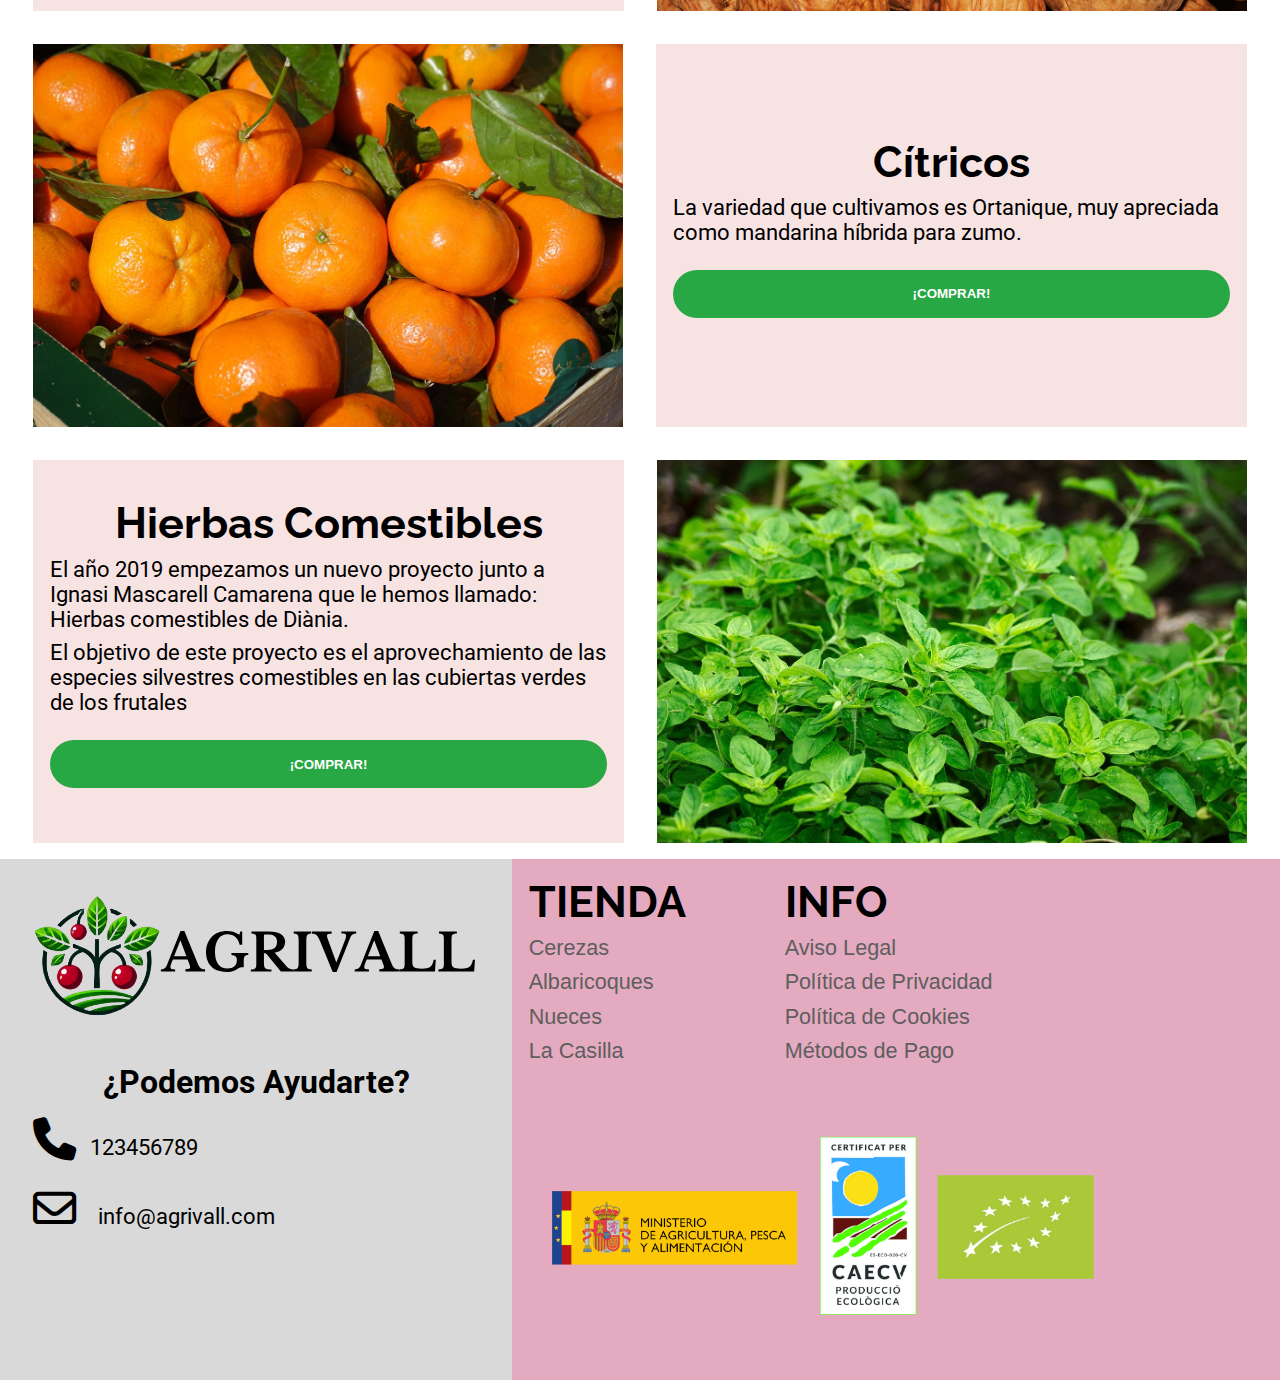
<file: html/productos.html>
<!DOCTYPE html>
<html lang="es">
<head>
    <meta charset="UTF-8">
    <meta name="viewport" content="width=device-width, initial-scale=1.0">
    <meta name="author" content="Víctor Kolev">
    <meta name="keywords" content="Agrivall, Agricultura, Cerezas">
    <meta name="description" content="Página Productos AGRIVALL">
    <meta property="og:title" content="ínicio">
    <meta property="og:description" content="Página Productos AGRIVALL">
    <meta name="theme-color" content="#B22222">
    <title>Productos</title>
    <link rel="stylesheet" href="https://cdnjs.cloudflare.com/ajax/libs/font-awesome/6.7.2/css/all.min.css" integrity="sha512-Evv84Mr4kqVGRNSgIGL/F/aIDqQb7xQ2vcrdIwxfjThSH8CSR7PBEakCr51Ck+w+/U6swU2Im1vVX0SVk9ABhg==" crossorigin="anonymous" referrerpolicy="no-referrer" />
    <link rel="stylesheet" href="../css/style_productos.css">
    <link rel="icon" type="image/svg+xml" href="../img/Agrivall_Logo_Alone.svg">
</head>
<body>
    <header>
        <div class="contact-info">
            <span><i class="fa-regular fa-envelope"></i> <a href="mailto:info@agrivall.com">info@agrivall.com</a></span>
            <span><i class="fa-solid fa-phone"></i> 123456789</span>
        </div>
        <div class="social">
            <a href="#"><i class="fa-brands fa-instagram"></i></a>
            <a href="#"><i class="fa-brands fa-meta"></i></a>
            <a href="#"><i class="fa-solid fa-globe"></i></a>
            <span class="lang">ES</span>
        </div>
    </header>
    <nav id="devPhone">
        <div class="menu-icon" onclick="toggleMenu()">
            <i class="fa-solid fa-bars fa-2x"></i>
        </div>

        <div>
            <a href="../index.html">
                <img src="../img/Agrivall_Logo_Alone.svg" alt="Logo">
            </a>
        </div>

        <i class="fa-solid fa-cart-shopping fa-2x"></i>
    </nav>
    <nav id="devDesk">
        <div>
            <a href="../index.html">
                <img src="../img/Agrival_Logo_Completo.svg" alt="Logo">
            </a>
        </div>
        <ul>
            <li>
                <a href="../index.html">
                    Inicio
                </a>
            </li>
            <li class="desplegable">
                <a href="#">
                    E-commerce <i class="fa-solid fa-sort-down"></i>
                </a>
                <ul class="submenu">
                    <li>
                        <a href="./productos.html">Productos</a>
                    </li>
                    <li>
                        <a href="./la_casilla.html">La Casilla</a>
                    </li>
                    <li>
                        <a href="./hierbas_comestibles.html">Hierbas Comestibles</a>
                    </li>
                </ul>
            </li>
            <li>
                <a href="./historia.html">
                    Historia
                </a>
            </li>
            <li>
                <a href="./contacto.html">
                    Contacto
                </a>
            </li>
            <li>
                <a href="./blog.html">
                    Blog
                </a>
            </li>
        </ul>
        <i class="fa-solid fa-cart-shopping"></i>
    </nav>
    <aside id="asideMenu">
        <span class="close-btn" onclick="toggleMenu()">&times;</span>
        <ul>
            <li><a href="../index.html">Inicio</a></li>
            <li><a href="./productos.html">Productos</a></li>
            <li><a href="./la_casilla.html">La Casilla</a></li>
            <li><a href="./historia.html">Historia</a></li>
            <li><a href="./contacto.html">Contacto</a></li>
            <li><a href="./blog.html">Blog</a></li>
        </ul>
    </aside>
    <main>
        <div id="imgHead">
            <div class="migaspan">
                <h4>PRODUCTOS</h4>
                <p>
                    <a href="../index.html">
                        Inicio
                    </a>
                    <i class="fa-solid fa-arrow-right"></i>
                    Productos
                </p>
            </div>
        </div>
        <section class="product-section">
            <div class="product-info">
                <h1>Cerezas</h1>
                <p>
                    En cerezas destacamos por la precocidad, recolectamos en la última semana de abril, y tenemos la mitad de la producción en secano y la otra mitad con riego deficitario, consiguiendo así un excelente sabor.
                </p>
                <p>
                    Nuestra cereza es dulce y dura por la influencia del aporte deficitario de abonos nitrogenados.
                </p>
                <a href="./producto_detail_cereza.html"><button class="buy-button">¡COMPRAR!</button></a>
            </div>
            <div class="product-image" style="background-image: url('../img/cherries_product.jpg');">
                <img src="../img/cherries_product.jpg" alt="Producto">
            </div>
        </section>
        <section class="product-section">
            <div class="product-info">
                <h1>Albaricoques</h1>
                <p>
                    Cultivamos la variedad Rojo Pasión de CEBASfruit®, destacada por su alto vigor, autocompatibilidad y gran productividad. Su floración tardía la hace ideal para nuestra producción.
                </p>
                <p>
                    El fruto es muy dulce, con piel naranja y chapa roja, mientras que su pulpa también es naranja. Nuestros clientes la valoran especialmente porque la recolectamos en su punto óptimo de maduración.                
                </p>
                <a href="./producto_detail_cereza.html"><button class="buy-button">¡COMPRAR!</button></a>
            </div>
            <div class="product-image" style="background-image: url('../img/albaricoques_product.jpg');">
                <img src="../img/albaricoques_product.jpg" alt="Producto">
            </div>
        </section>
        <section class="product-section">
            <div class="product-info">
                <h1>Nueces</h1>
                <p>
                    En este cultivo estamos ensayando cinco variedades con dos portainjertos. Las variedades son: Gales, Tulare, Serr, Hartely y Howard sobre portainjertos francos e híbridos.
                </p>
                <a href="./producto_detail_cereza.html"><button class="buy-button">¡COMPRAR!</button></a>
            </div>
            <div class="product-image" style="background-image: url('../img/nueces_product.jpg');">
                <img src="../img/nueces_product.jpg" alt="Producto">
            </div>
        </section>
        <section class="product-section">
            <div class="product-info">
                <h1>Cítricos</h1>
                <p>
                    La variedad que cultivamos es Ortanique, muy apreciada como mandarina híbrida para zumo.                
                </p>
                <a href="./producto_detail_cereza.html"><button class="buy-button">¡COMPRAR!</button></a>
            </div>
            <div class="product-image" style="background-image: url('../img/citricos_product.jpg');">
                <img src="../img/citricos_product.jpg" alt="Producto">
            </div>
        </section>
        <section class="product-section">
            <div class="product-info">
                <h1>Hierbas Comestibles</h1>
                <p>
                    El año 2019 empezamos un nuevo proyecto junto a Ignasi Mascarell Camarena que le hemos llamado: Hierbas comestibles de Diània.                
                </p>
                <p>
                    El objetivo de este proyecto es el aprovechamiento de las especies silvestres comestibles en las cubiertas verdes de los frutales                
                </p>
                <a href="./hierbas_comestibles.html"><button class="buy-button">¡COMPRAR!</button></a>
            </div>
            <div class="product-image" style="background-image: url('../img/hierbas_product.jpg');">
                <img src="../img/hierbas_product.jpg" alt="Producto">
            </div>
        </section>
    </main>
    <footer>
        <div id="contacto">
            <div>
                <img src="../img/Agrival_Logo_Completo.svg" alt="Logo">
            </div>
            <div>
                <h2>¿Podemos Ayudarte?</h2>
                <p><i class="fa-solid fa-phone fa-2x"></i> 123456789</p>
                <p><i class="fa-regular fa-envelope fa-2x"></i> <a href="mailto:info@agrivall.com">info@agrivall.com</a></p>
            </div>
        </div>
        <div id="foot-info">
            <div id="foot-info-tienda">
                <h1>TIENDA</h1>
                <a href="./producto_detail_cereza.html"><p>Cerezas</p></a>
                <a href="./producto_detail_cereza.html"><p>Albaricoques</p></a>
                <a href="./producto_detail_cereza.html"><p>Nueces</p></a>
                <a href="./la_casilla.html"><p>La Casilla</p></a>
            </div>
            <div id="foot-info-info">
                <h1>INFO</h1>
                <a href="#"><p>Aviso Legal</p></a>
                <a href="#"><p>Política de Privacidad</p></a>
                <a href="#"><p>Política de Cookies</p></a>
                <a href="#"><p>Métodos de Pago</p></a>
            </div>            
            <div id="foot-info-cert">
                <div>
                    <picture>
                        <source media="(min-width: 768px)" srcset="../img/Ministro_Agricultura_Cert.png">
                        <img src="../img/Ministro_Agricultura_Vertical.png" alt="Certificado Europeo">
                    </picture>
                </div>
            </div>
        </div>
    </footer>
    <script>
        function toggleMenu() {
            document.getElementById('asideMenu').classList.toggle('active');
        }
    </script>
</body>
</html>
</file>
<file: css/style.css>
@charset "utf-8";

@import url('./header.css');
@import url('./nav.css');
@import url('./footer.css');

* {
    margin: 0;
    padding: 0;
    box-sizing: border-box;
    text-decoration: none;
}

:root {
    font-family: Arial, sans-serif;
    font-size: 3vw;
}


/*****CARRUSEL*******/
section#container-slider {
    position: relative;
    display: block;
    width: 100%;
}

/*CONTENEDOR DE IMAGENES*/
section#container-slider ul#slider {
    position: relative;
    display: block;
    width: 100%;
    height: 50rem;
    min-height: 14rem;
}

/*IMAGENES*/
section#container-slider ul#slider li {
    background-repeat: no-repeat;
    background-size: cover;
    background-position: center;
    position: absolute;
    top: 0;
    left: 0;
    width: 100%;
    height: 100%;
    display: block;
    transition: opacity 1s;
    z-index: -1;
    opacity: 0;
}

/*FLECHITAS*/
section#container-slider .arrowPrev, section#container-slider .arrowNext {
    font-size: 2em;
    color: rgba(204, 204, 204, 0.65);
    cursor: pointer;
    position: absolute;
    top: 50%;
    z-index: 2;
}

section#container-slider .arrowPrev {
    left: 0.7rem;
}

section#container-slider .arrowNext {
    right: 0.7rem ;
}

/*TEXTO Y BOTON*/
div.content_slider {
    padding: 1rem 2rem;
    color: #FFF;
    width: 100%;
    height: 100%;
    display: flex;
    flex-direction: column;
    justify-content: center;
    align-items: center;
}

div.content_slider div {
    text-align: center;
}

div.content_slider h2 {
    font-family: Quicksand;
    font-weight: bold;
    font-size: 2rem;
    letter-spacing: 0.1em;
    text-transform: uppercase;
    margin-bottom: 1rem;
}

div.content_slider p {
    font-size: 1.2em;
    font-family: Quicksand;
    font-weight: bold;
    color: #FFF;
    margin-bottom: 2rem;
    padding: 0 1rem;
}

#slider li#img1{
    background-image: url('../img/cherries_landing.jpg');
}

#slider li .content_slider {
    background: rgba(0, 0, 0, 0.50);
    padding: 1rem 2rem;
}

a.btnSlider {
    position: relative;
    top: 2rem;
    color: #FFF;
    font-size: 1rem;
    font-family: Raleway;
    letter-spacing: 0.1em;
    padding: 1rem 3rem;
    border: 0.1rem solid #CCC;
    background: rgba(13, 13, 13, 0.55);
    border-radius: 2rem;
    text-decoration: none;
    transition: .5s all;
}

a.btnSlider:hover {
    background: var(--light-red);
    border: 0.1rem solid #111;
}

/*BOTONES PASO DE IMAGENES*/
section#container-slider ul.listslider {
    position: absolute;
    display: flex;
    justify-content: space-between;
    align-items: center;
    left: 50%;
    bottom: 5%;
    list-style: none;
    z-index: 2;
    transform: translateX(-50%);
}

section#container-slider ul.listslider li {
    border-radius: 50%;
    width: 0.7rem;
    height: 0.7rem;
    cursor: pointer;
    margin: 0 0.5rem;
}

section#container-slider ul.listslider li a {
    background: #CCC;
    border-radius: 50%;
    width: 100%;
    height: 100%;
    display: block;
}

.item-select-slid {
    background: #ffffff;
}

/*REVIEWS*/
section#reviews{
    background-color: #5f5f5f;
    padding: 1rem;
}

/*CABECERA*/
section#reviews>div{
    text-align: center;
    margin: 2rem 0;
    color: white;
    letter-spacing: 0.2rem;
}

section#reviews > div::after {
    content: "";
    display: block;
    width: 5rem;
    height: 3px;
    background-color: rgb(245, 37, 37);
    margin: 0.5rem auto 0;
}

section#reviews>div h1{
    font-family: Raleway;
    font-weight: bold;
}

section#reviews>div p{
    margin: 1rem 0;
}

/*ARTICULO CON CARDS*/
section#reviews article{
    display: flex;
    flex-direction: row;
    align-items: center;
    justify-content: center;
}

section#reviews div.card-review{
    padding: 2.5rem 1rem;
    margin: 1rem;
    background-color: #b4b0b0;
}

section#reviews article>div:not(#review1){
    display: none;
}

section#reviews div.card-review *{
    margin: 0.5rem;
}

section#reviews div.card-review i{
    color: #efbf04;
}

section#reviews div.card-review h1{
    font-family: Lato;
}

section#reviews div.user-review img{
    width: 4rem;
}

section#reviews div.user-review{
    display: flex;
}


@media screen and (min-width: 768px) {
    :root {
        font-size: 1.3vw;
    }

    /*carrusel*/
    ul#slider {
        height: 100vh;
        min-height: 15rem;
    }

    div.content_slider {
        padding: 2rem 3rem;
    }

    div.content_slider h2 {
        margin-bottom: 1.5rem;
    }

    div.content_slider p {
        font-size: 1.4rem;
        margin-bottom: 3rem;
    }

    #slider li#img1{
        background-image: url('../img/fruit-3016761.jpg');
    }

    #slider li .content_slider {
        padding: 2rem 8rem;
    }

    .btnSlider {
        padding: 1rem 3rem;
        font-size: 1em;
    }

    section#container-slider .arrowPrev, section#container-slider .arrowNext {
        font-size: 2em;
    }

    section#container-slider .arrowPrev {
        left: 1rem;
    }

    section#container-slider .arrowNext {
        right: 1rem ;
    }

    .listslider li {
        width: 0.6rem;
        height: 0.6rem;
    }

    /*REVIEWS OCULTAS*/
    section#reviews article>div:not(#review1){
        display: initial;
    }
}
</file>
<file: css/header.css>
@charset "utf-8";

@import url('https://fonts.googleapis.com/css2?family=Lato:ital,wght@0,100;0,300;0,400;0,700;0,900;1,100;1,300;1,400;1,700;1,900&family=Quicksand:wght@300..700&family=Raleway:ital,wght@0,100..900;1,100..900&family=Roboto:ital,wght@0,100..900;1,100..900&display=swap');

:root{
    --dark-white:#D9D9D9;
    --light-black:#4F4F4F;
    --red-pink:#F8E3E3;
    --dead-red:#E4AAC0;
    --dark-red:#B22222;
    --light-red:#DE3163;
}

header {
    display: flex;
    justify-content: space-between;
    align-items: center;
    background-color: var(--light-black);
    color: white;
    padding: 2rem 1rem;
}
/*EMAIL + TELEFONO*/
header .contact-info {
    font-family: Lato;
    display: flex;
    gap: 1rem;
}

header .contact-info i {
    margin-right: 0.5rem;
    font-size: 1.4em;
}

/*REDES SOCIALES*/
header .social {
    display: flex;
    align-items: center;
    gap: 1rem;
}

header .social a,header .contact-info a{
    color: white;
    text-decoration: none;
}

.social a i {
    color: white;
    font-size: 1.4em;
}

header .lang {
    font-weight: bold;
}

@media screen and (min-width: 768px) {
    header {
        padding: 0.5rem 1rem;
    }

    header .contact-info i {
        font-size: 0.9rem;
    }

    header .contact-info span {
        font-size: 0.7rem;
    }

    .social a i:not(.fa-solid) {
        font-size: 0.9em;
    }

    .social a i.fa-solid {
        font-size: 1em;
    }
}
</file>
<file: css/nav.css>
@charset "utf-8";

@import url('https://fonts.googleapis.com/css2?family=Lato:ital,wght@0,100;0,300;0,400;0,700;0,900;1,100;1,300;1,400;1,700;1,900&family=Quicksand:wght@300..700&family=Raleway:ital,wght@0,100..900;1,100..900&family=Roboto:ital,wght@0,100..900;1,100..900&display=swap');

nav#devPhone{
    display: flex;
    justify-content: space-between;
    align-items: center;
    padding: 1rem;
}

nav#devPhone>div>img{
    width: 100%;
}

/*MENÚ DESPLEGABLE OCULTO*/
aside {
    position: fixed;
    top: 0;
    left: -100%;
    width: 100%;
    height: 100vh;
    background: rgba(0, 0, 0, 0.9);
    display: flex;
    flex-direction: column;
    align-items: center;
    justify-content: center;
    transition: left 0.4s ease-in-out;
    z-index: 5;
}

aside ul {
    list-style: none;
    padding: 0;
    margin: 0;
    text-align: center;
}

aside li {
    margin: 2rem 0;
}

/*ESTILOS ENLACE*/
aside li a {
    text-decoration: none;
    color: white;
    font-size: 2.3rem;
    font-weight: bold;
    position: relative;
    display: inline-block;
    padding-bottom: 5px;
    transition: color 0.3s;
}

/* Línea animada */
aside li a::after {
    content: "";
    position: absolute;
    left: 0;
    bottom: 0;
    width: 0;
    height: 3px;
    background-color: white;
    transition: width 0.3s ease-in-out;
}

/* Aparece la línea solo cuando el ratón está encima */
aside li a:hover::after {
    width: 100%;
}

/*X Cerrar desplegable*/
.close-btn {
    position: absolute;
    top: 20px;
    right: 30px;
    font-size: 30px;
    color: white;
    cursor: pointer;
}

aside.active {
    left: 0;
}

.menu-icon {
    cursor: pointer;
    padding: 10px;
}

nav#devDesk {
    display: none;
}

@media screen and (min-width: 768px) {
    nav#devPhone {
        display: none;
    }
    nav#devDesk {
        display: flex;
        flex-direction: row;
        align-items: center;
        padding: 0 1rem;
    }

    nav#devDesk div img{
        width: 20rem;
    }

    nav#devDesk ul:not(.submenu){
        width: 70%;
        padding-left: 1rem;
        display: flex;
        list-style: none;
    }

    nav#devDesk ul li a{
        font-family: Roboto;
        font-weight: bold;
        display: block;
        padding: 1rem 0.5rem;
        text-decoration: none;
        color: black;
        transition: color 0.2s ease;
    }

    nav#devDesk ul li a:hover{
        color: #228B22;
    }

    .submenu {
        display: none;
        position: absolute;
        list-style: none;
        background-color: #fff;
        box-shadow: 0 0.4rem 0.8rem rgba(0, 0, 0, 0.1);
        border-radius: 0.5rem;
        padding: 0.5rem 0;
        z-index: 10;
    }
    
    .submenu li:nth-child(even){
        border-bottom: 1px solid black;
        border-top: 1px solid black;
    }

    /* Mostrar el submenu al hacer hover */
    .desplegable:hover .submenu {
        display: block;
    }
}
</file>
<file: css/footer.css>
@charset "utf-8";

@import url('https://fonts.googleapis.com/css2?family=Lato:ital,wght@0,100;0,300;0,400;0,700;0,900;1,100;1,300;1,400;1,700;1,900&family=Quicksand:wght@300..700&family=Raleway:ital,wght@0,100..900;1,100..900&family=Roboto:ital,wght@0,100..900;1,100..900&display=swap');

footer{
    display: flex;
    flex-direction: column;
}

/*SECCIÓN CONTACTO*/
footer div#contacto{
    display: flex;
    flex-direction: column;  
    background-color: var(--dark-white);
    text-align: center;
}
footer div#contacto div{
    padding: 1rem 1rem;
}

footer div#contacto div:last-child h2{
    text-align: center;
}

footer div#contacto div:last-child{
    text-align: left;
    padding-left: 3rem;
    padding-right: 3rem;
    font-family: Roboto;
    font-size: 1.3rem;
}

footer div#contacto div:last-child *{
    margin: 0.5rem;
    color: black;
}
footer div#contacto div img{
    width: 100%;
}

/*SECCIÓN INFORMACIÓN*/
footer div#foot-info{
    display: flex;
    flex-direction: column;
    align-items: center;
    background-color: var(--dead-red);
}

footer div#foot-info :is(#foot-info-tienda,#foot-info-info){
    text-align: center;
    padding: 1rem;
    font-size: 1.3rem;
}

footer div#foot-info :is(#foot-info-tienda,#foot-info-info) h1{
    font-family: Raleway;
    font-weight: bold;
}

footer div#foot-info :is(#foot-info-tienda,#foot-info-info) p{
    color: #5E5E5E;
    margin: 0.5rem 0;
}

footer div#foot-info div#foot-info-cert{
    display: flex;
    flex-direction: column;
    gap: 2rem;
    padding: 2rem 1rem;
}

footer div#foot-info div#foot-info-cert div img{
    width: 100%;
}

@media screen and (min-width: 768px) {
    footer{
        flex-direction: row;
    }

    footer div#contacto{
        width: 40%;
        padding: 1rem;
    }

    footer div#contacto div:last-child{
        padding-left: 0;
        padding-right: 0;
    }

    /*DESPLEGAR IMAGENES Y TEXTOS*/
    footer div#foot-info{
        width: 60%;
        display: grid;
        grid-template-columns: 1fr 1fr 1fr;
        grid-template-areas: "inftie fooinf fooinf"
                             "infcer infcer infcer";
    }

    footer div#foot-info div#foot-info-tienda{
        grid-area: inftie;
    }

    footer div#foot-info div#foot-info-info{
        grid-area: fooinf;
    }

    footer div#foot-info :is(#foot-info-tienda,#foot-info-info){
        text-align: left;
    }

    footer div#foot-info div#foot-info-cert{
        grid-area: infcer;
        flex-direction: row;
        gap: 1rem;
    }

    footer div#foot-info div#foot-info-cert img{
        width: 10rem;
    }
}
</file>
<file: css/style_blog.css>
@charset "utf-8";
@import url('./header.css');
@import url('./nav.css');
@import url('./migaspan.css');
@import url('./footer.css');
* {
    margin: 0;
    padding: 0;
    box-sizing: border-box;
    text-decoration: none;
}

:root {
    font-family: Arial, Helvetica, sans-serif;
    font-size: 3vw;
}

/*FONDO MIGAS PAN*/
div#imgHead {
    background-image: url('../img/blog_background.jpg');
}

.blog-container {
    display: grid;
    grid-template-columns: 1fr;
    gap: 2rem;
    padding: 2rem;
}

.blog-card {
    background-color: #fff;
    border-radius: 1rem;
    box-shadow: 0 0.2rem 0.4rem rgba(0, 0, 0, 0.1);
    text-align: center;
    padding: 1.2rem;
    transition: transform 0.5s ease;
}

.blog-card:hover{
    transform: scale(1.01);
}

.blog-card h1 {
    font-size: 1.5rem;
    margin: 1rem 0;
}

.blog-card img {
    max-width: 100%;
    border-radius: 1rem;
}

.blog-card small {
    color: gray;
}

.blog-card p {
    font-size: 1.2rem;
    margin-bottom: 1rem;
}

.blog-card button {
    background-color: var(--light-red);
    color: #fff;
    border: none;
    padding: 0.7rem 2rem;
    border-radius: 0.3rem;
    cursor: pointer;
    transition: background 0.3s;
}

.blog-card button:hover {
    background-color: #28a745;
}


@media screen and (width>=768px) {
    :root {
        font-size: 1.3vw;
    }

    .blog-container {
        grid-template-columns: repeat(3, 1fr);
    }

    .blog-card p {
        font-size: 1rem;
        margin-bottom: 1rem;
    }
}
</file>
<file: css/style_blog_post.css>
@charset "utf-8";

@import url('./header.css');
@import url('./nav.css');
@import url('./migaspan.css');
@import url('./footer.css');

* {
    margin: 0;
    padding: 0;
    box-sizing: border-box;
    text-decoration: none;
}

:root {
    font-family: Arial, Helvetica, sans-serif;
    font-size: 3vw;
}

/*FONDO MIGAS PAN*/
div#imgHead {
    background-image: url('../img/blog_background.jpg');
}

main {
    max-width: 900px;
    margin: 2rem auto;
    padding: 1.5rem;
    background: #fff;
    border-radius: 8px;
}

main h1 {
    text-align: center;
    color: #444;
    font-size: 2em;
    margin-bottom: 20px;
}

main h2{
    color: #444;
    margin-bottom: 0.5rem;
}

main div {
    text-align: center;
    margin-bottom: 20px;
}

main div img {
    max-width: 100%;
    height: auto;
    border-radius: 8px;
}

main p {
    text-align: justify;
    font-size: 1.2rem;
    margin-bottom: 15px;
    color: #555;
}

main ul{
    padding-left: 3rem;
}

@media screen and (width>=768px) {
    :root {
        font-size: 1.3vw;
    }

    main{
        box-shadow: 0px 4px 8px rgba(0, 0, 0, 0.1);
    }

    main p {
        font-size: 1.1rem;
    }
    
}
</file>
<file: css/style_contacto.css>
@charset "utf-8";
@import url('./header.css');
@import url('./nav.css');
@import url('./migaspan.css');
@import url('./footer.css');
*{
    margin: 0;
    padding: 0;
    box-sizing: border-box;
    text-decoration: none;
}

:root{
    font-family: Arial, Helvetica, sans-serif;
    font-size: 3vw;
}

/*FONDO MIGAS PAN*/
div#imgHead{
    background-image: url('../img/contacto_background.jpg');
}

/*FORMULARIO*/
section.formulario{
    background-color: rgb(209, 207, 207);
    padding: 1rem;
    text-align: center;
}

section.formulario h1{
    font-family: Raleway;
    letter-spacing: 0.1rem;
}

section.formulario :is(input,textarea,button){
    margin: 0.7rem 0;
}

section.formulario input#politicas{
    margin-right: 0.4rem;
}

section.formulario input:not(#politicas), section.formulario textarea{
    width: 100%;
    padding: 1rem;
    border-radius: 5px;
}

section.formulario textarea{
    height: 10rem;
    resize: none;
}

section.formulario button {
    width: 100%;
    padding: 1rem;
    background-color: var(--light-red);
    color: white;
    border: none;
    border-radius: 0.5rem;
    cursor: pointer;
    transition: box-shadow 0.5s ease;
}

section.formulario button:hover {
    box-shadow: 0 0.2rem 0.4rem rgba(0, 0, 0, 0.5);
}


/*MAPS*/
section.maps{
    margin-top: 1rem;
    padding: 1rem;
    background-color: rgb(209, 207, 207);
    text-align: center;
}

section.maps h1{
    font-family: Raleway;
    letter-spacing: 0.1rem;
}

section.maps iframe{
    margin-top: 1rem;
    width: 100%;
}

@media screen and (width>=768px) {
    :root{
        font-size: 1.3vw;
    }

    main{
        padding: 2rem 0;
    }

    section.formulario{
        padding: 2rem 4rem;
    }

    section.maps{
        padding: 2rem 4rem;
    }

    .formulario form {
        display: grid;
        grid-template-columns: 1fr 1fr;
        gap: 10px;
    }

    .formulario form textarea {
        grid-column: span 2;
    }

    .formulario form .checkbox-container {
        grid-column: span 2;
        display: flex;
        align-items: center;
    }

    .formulario form button {
        grid-column: span 2;
    }
}
</file>
<file: css/style_producto_detail.css>
@charset "utf-8";
@import url('./header.css');
@import url('./nav.css');
@import url('./migaspan.css');
@import url('./footer.css');
*{
    margin: 0;
    padding: 0;
    box-sizing: border-box;
    text-decoration: none;
}

:root{
    font-family: Arial, Helvetica, sans-serif;
    font-size: 3vw;
}

/*FONDO MIGAS PAN*/
div#imgHead{
    background-image: url('../img/cherries_background.jpg');
}

section.product-section {
    padding: 2rem;
}

section.product-section div:first-child {
    display: flex;
    flex-direction: column;
    gap: 2rem;
}

section.product-section div:first-child div.product-image img {
    width: 100%;
    border-radius: 1rem;
}

section.product-section div:first-child div.product-info h1 {
    font-family: Raleway;
    font-weight: bold;
    font-size: 1.5em;
}

section.product-section div:first-child .product-info h2 {
    font-family: Lato;
    color: #333;
    margin: 1rem 0;
}

section.product-section div:first-child .product-info p {
    font-family: Lato;
}

section.product-section div:first-child .product-info hr{
    margin: 1rem 0;
}

section.product-section div:first-child .product-info h3 {
    text-align: left;
}

section.product-section div:first-child .product-info select {
    width: 100%;
    padding: 1rem;
    margin: 1rem 0;
    border-radius: 0.5rem;
}

section.product-section div:first-child button {
    font-family: Roboto;
    background-color: #228B22;
    color: white;
    border: none;
    padding: 1rem;
    width: 100%;
    border-radius: 0.7rem;
    font-size: 1rem;
    cursor: pointer;
    transition: background 0.3s;
}

section.product-section div:first-child button:hover {
    background-color: #1d751d;
}

section.product-section>div:last-child {
    text-align: center;
    margin-top: 1rem;
}

section.product-section>div:last-child input[type="radio"] {
    display: none;
}

section.product-section>div:last-child label {
    font-family: Quicksand;
    font-weight: bold;
    cursor: pointer;
    padding: 0.5rem 1rem;
    margin: 0 0.1rem;
    border-bottom: 2px solid transparent;
}

section.product-section>div:last-child input[type="radio"]:checked + label {
    border-bottom: 2px solid #000;
}

section.product-section>div:last-child>div {
    font-family: Lato;
    margin-top: 1rem;
    text-align: left;
    border: 1px solid black;
    padding: 1rem;
}

@media screen and (width>=768px) {
    :root{
        font-size: 1.3vw;
    }

    section.product-section div:first-child {
        flex-direction: row;
        justify-content: space-between;
    }
    
    .product-image, .product-info {
        flex: 1;
    }
    
    .product-info {
        margin-left: 20px;
    }
    
    .product-info {
        text-align: left;
    }

    section.product-section div:first-child button  {
        width: auto;
    }
}
</file>
<file: css/style_historia.css>
@charset "utf-8";
@import url('./header.css');
@import url('./nav.css');
@import url('./migaspan.css');
@import url('./footer.css');
*{
    margin: 0;
    padding: 0;
    box-sizing: border-box;
    text-decoration: none;
}

:root{
    font-family: Arial, Helvetica, sans-serif;
    font-size: 3vw;
}

/*FONDO MIGAS PAN*/
div#imgHead{
    background-image: url('../img/casilla_background.jpg');
}

/*SECCIÓN TEXTO+IMAGEN*/
section.history-section {
    display: flex;
    flex-direction: column;
    align-items: center;
    width: 100%;
    padding: 1rem 0;
    background: linear-gradient(to bottom, var(--red-pink) 80%, white 20%);
    margin: 1rem 0;

}

/* Contenedor del texto */
div.history-info {
    text-align: left;
    padding: 1rem;
    font-size: 1.2rem;
    color: black;
}

div.history-info h1 {
    font-family: Raleway;
}

div.history-info p {
    font-family: Roboto;
    font-size: 1.3rem;
    line-height: 1.8rem;
    margin: 0.7rem 0;
}

.history-fondo {
    position: relative;
    display: flex;
    align-items: center;
    justify-content: center;
    overflow: hidden;
}

div.history-image {
    width: 90%;
    
}

div.history-image img {
    width: 100%;
    height: auto;
}
div.history-info h1{
    text-align: center;
}


@media screen and (width>=768px) {
    :root{
        font-size: 1.3vw;
    }

    section.history-section {
        flex-direction: row;
        height: 100%;
        background: linear-gradient(to right, var(--red-pink) 70%, white 30%);
    }

    section.history-section:nth-child(odd){
        flex-direction: row-reverse;
        background: linear-gradient(to left, var(--red-pink) 70%, white 30%);
    }

    div.history-info {
        width: 100%;
        padding: 2rem;
    }

    .history-fondo {
        width: 80%;
        height: 100%;
    }

    div.history-image {
        width: 90%;
        display: flex;
        align-items: center;
    }

    div.history-info h1{
        text-align: left;
    }
}
</file>
<file: css/style_casilla.css>
@charset "utf-8";
@import url('./header.css');
@import url('./nav.css');
@import url('./migaspan.css');
@import url('./footer.css');
*{
    margin: 0;
    padding: 0;
    box-sizing: border-box;
    text-decoration: none;
}

:root{
    font-family: Arial, Helvetica, sans-serif;
    font-size: 3vw;
}

/*FONDO MIGAS PAN*/
div#imgHead{
    background-image: url('../img/casilla_background.jpg');
}

section{
    padding: 1rem 2rem;
}

section h1{
    margin-bottom: 1rem;
}

section#inf{
    background-color: rgb(209, 207, 207);
}

div.galeria {
    display: flex;
    flex-direction: column;
    align-items: center;
    gap: 1rem;
}

div.galeria div {
    width: 100%;
    aspect-ratio: 16/9;
}

div.galeria div img {
    width: 100%;
    height: 100%;
    object-fit: cover;
    border-radius: 1rem;
}

div.informacion{
    display: flex;
    flex-direction: column;
}

div.informacion div{
    font-family: Lato;
    padding: 1rem;
}

div.informacion ul{
    list-style: none;
    font-size: 1.2rem;
}

div.informacion div h2{
    font-family: Raleway;
    margin-bottom: 1rem;
}

div.informacion table {
    width: 100%;
    text-align: center;
    border-collapse: collapse;
    border-radius: 8px;
    overflow: hidden;
    font-size: 1.2rem;
}

div.informacion table tr th:first-child {
    border-top-left-radius: 8px;
    background-color: var(--dead-red);
}

div.informacion table tr th:last-child {
    border-top-right-radius: 8px;
    background-color: var(--dead-red);
}

div.informacion div:last-child{
    background-color: white;
    padding-bottom: 4rem;
}

div.reservas{
    display: flex;
    flex-direction: column;
    gap: 1rem;
}

div.reservas div h2{
    font-family: Raleway;
    text-align: center;
    margin-bottom: 1rem;
}

div.formulario{
    text-align: center;
}

div.formulario h1{
    color: white;
    letter-spacing: 0.1rem;
}

div.formulario :is(input,textarea,button){
    margin: 0.7rem 0;
}

div.formulario input#politicas{
    margin-right: 0.4rem;
}

div.formulario input:not(#politicas), div.formulario textarea{
    width: 100%;
    padding: 1rem;
    border-radius: 5px
}

div.formulario textarea{
    height: 10rem;
    resize: none;
}

div.formulario button {
    width: 100%;
    padding: 1rem;
    background-color: var(--light-red);
    color: white;
    border: none;
    border-radius: 0.5rem;
    cursor: pointer;
    transition: box-shadow 0.5s ease;
}

div.formulario button:hover {
    box-shadow: 0 0.2rem 0.4rem rgba(0, 0, 0, 0.5);
}

@media screen and (width>=768px) {
    :root{
        font-size: 1.3vw;
    }
    div.galeria {
        flex-direction: row;
        justify-content: center;
    }

    div.informacion{
        flex-direction: row;
    }

    div.informacion div:first-child{
        width: 50%;
    }
    div.informacion div:last-child{
        width: 50%;
    }

    div.reservas{
        flex-direction: row;
    }

    div.reservas div:first-child{
        width: 50%;
    }
    div.formulario{
        width: 50%;
    }
}
</file>
<file: css/style_productos.css>
@charset "utf-8";

@import url('./header.css');
@import url('./nav.css');
@import url('./migaspan.css');
@import url('./footer.css');

*{
    margin: 0;
    padding: 0;
    box-sizing: border-box;
    text-decoration: none;
}

:root{
    font-family: Arial, Helvetica, sans-serif;
    font-size: 3vw;
}

/*FONDO MIGAS PAN*/
div#imgHead{
    background-image: url('../img/cherries_background.jpg');
}

/*SECCIÓN TEXTO+IMAGEN*/
section.product-section {
    display: flex;
    flex-direction: column;
    align-items: center;
    width: 100%;
    padding: 1rem 2rem;
}

/* Contenedor del texto */
div.product-info {
    text-align: left;
    padding: 1rem;
    font-size: 1.3rem;
    color: black;
    background-color: var(--red-pink);
}

div.product-info h1{
    font-family: Raleway;
    font-weight: bold;
    text-align: center;
}

div.product-info p{
    font-family: Roboto;
    margin: 0.5rem 0;
}

div.product-image {
    width: 100%;
    display: flex;
    justify-content: center;
}

div.product-image img {
    width: 100%;
    height: auto;
}

button.buy-button {
    background-color: #28a745;
    color: white;
    font-weight: bold;
    border: none;
    padding: 1rem 2rem;
    margin: 1rem 0;
    border-radius: 2rem;
    cursor: pointer;
    width: 100%;
    text-align: center;
    transition: box-shadow 0.5s ease;
}

button.buy-button:hover {
    box-shadow: 0 0.2rem 0.4rem rgba(0, 0, 0, 0.5);
}


@media screen and (width>=768px) {
    :root{
        font-size: 1.3vw;
    }

    section.product-section {
        flex-direction: row;
        height: 25rem;
        gap: 2rem;
    }

    section.product-section:nth-child(odd){
        flex-direction: row-reverse;
    }

    div.product-info {
        width: 50%;
        height: 100%;
        align-content: center;
    }

    div.product-image {
        width: 50%;
        height: 100%;
        display: flex;
        align-items: center;
        background-size: cover;
        background-repeat: no-repeat;
    }

    div.product-image img{
        display: none;
    }
}
</file>
